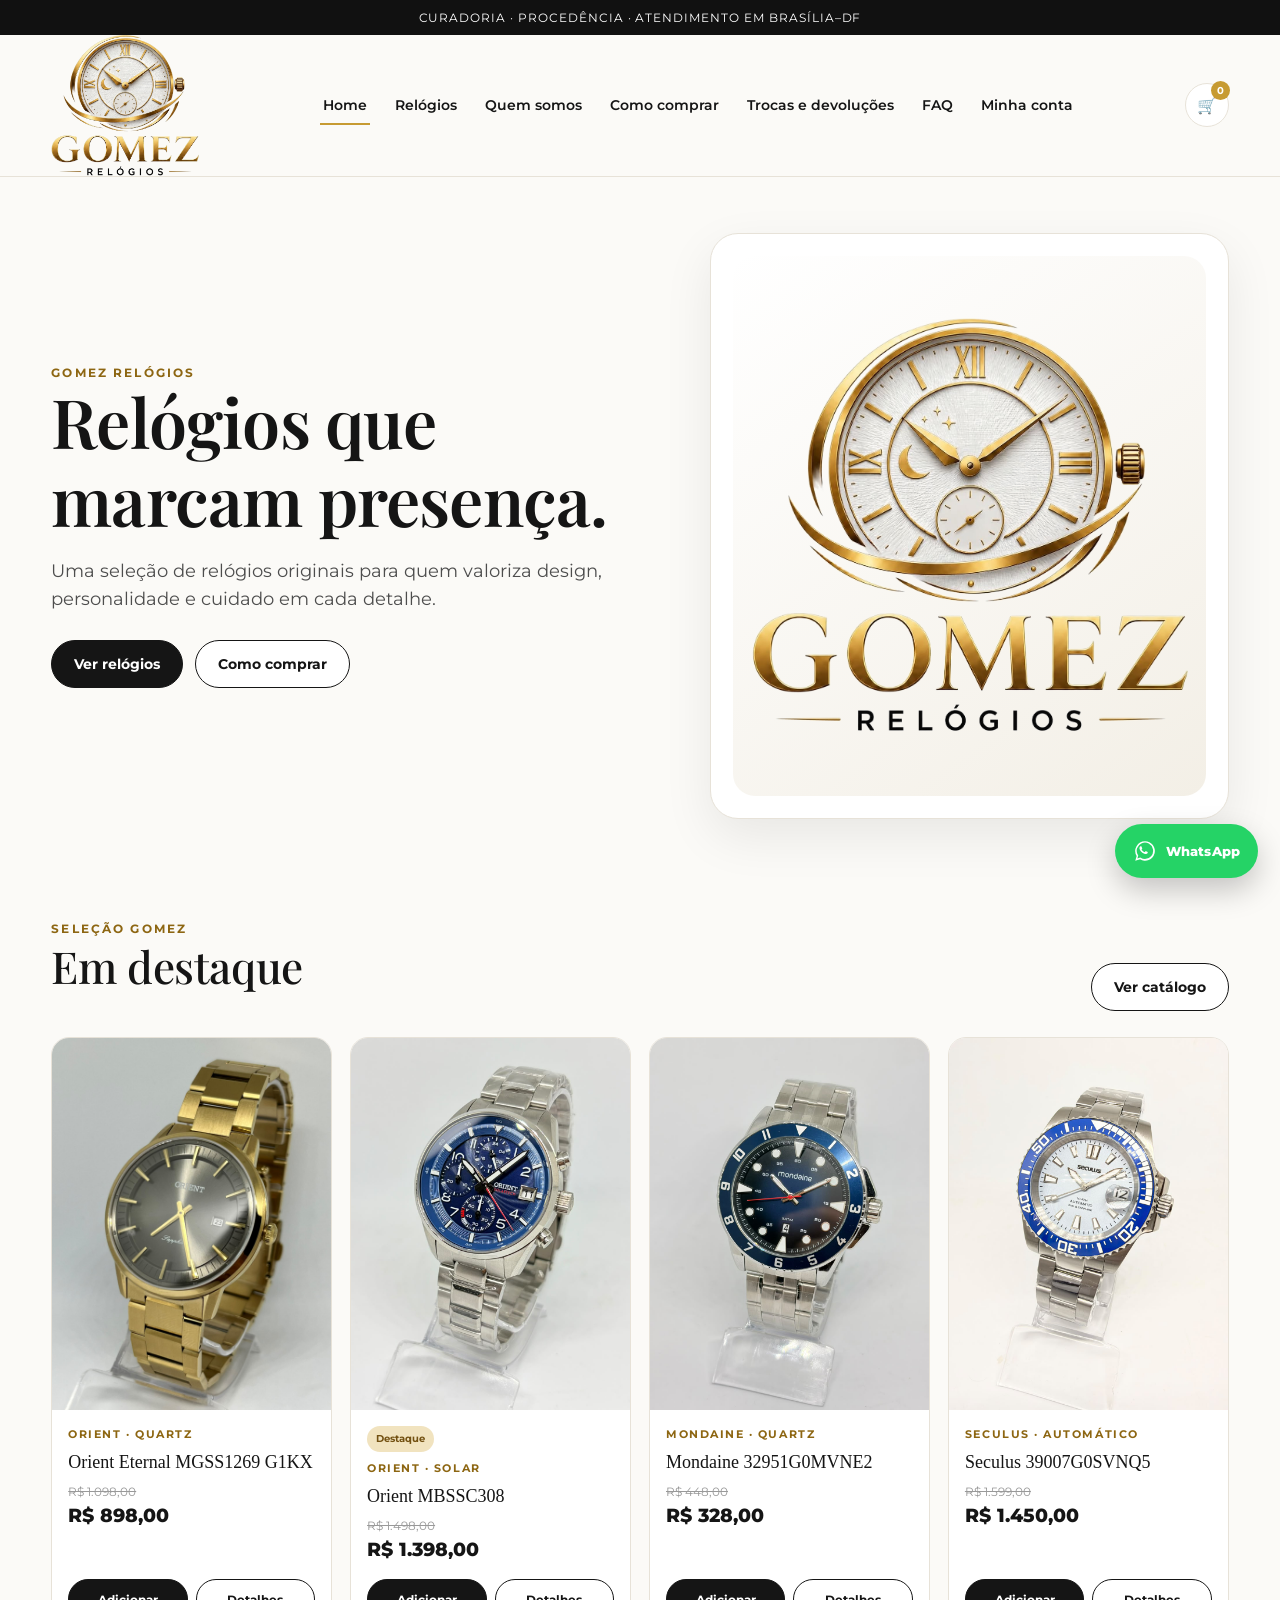
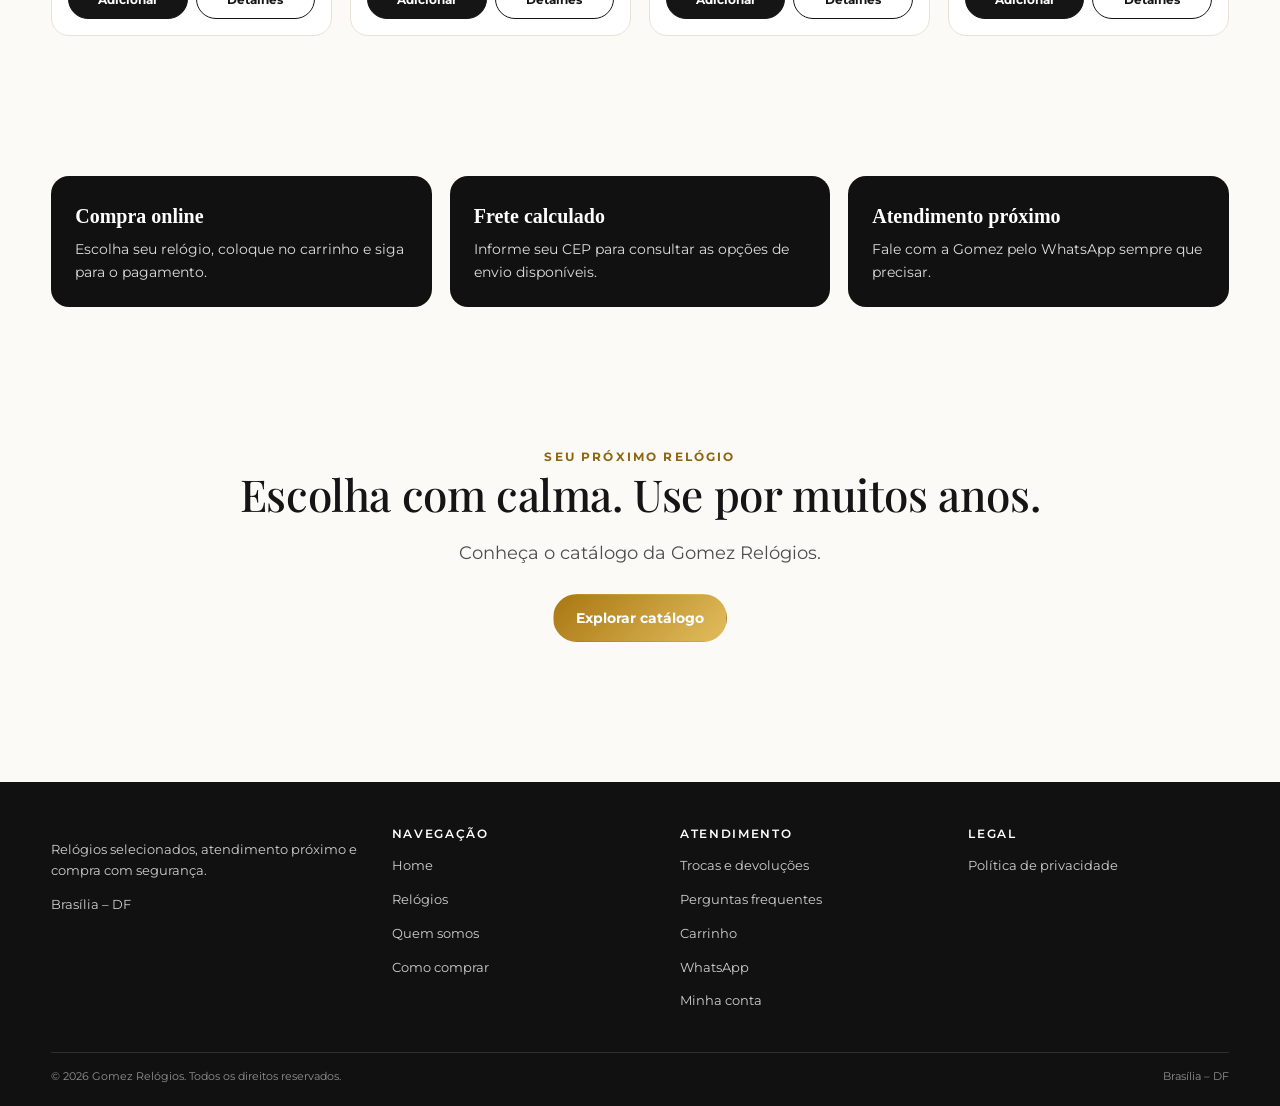
<file: index.html>
<!DOCTYPE html>
<html lang="pt-BR"><head><meta charset="utf-8"/><meta content="width=device-width,initial-scale=1" name="viewport"/><meta content="#151515" name="theme-color"/><title>Gomez Relógios | Relógios selecionados</title><meta content="Gomez Relógios — relógios selecionados, compra online e atendimento em Brasília-DF." name="description"/><link href="assets/logo-gomez.png" rel="icon"/><link href="css/style.css" rel="stylesheet"/><script defer="" src="data.js"></script><script defer="" src="js/app.js"></script><script defer="" src="js/catalog.js"></script></head><body>
<div class="topbar">CURADORIA · PROCEDÊNCIA · ATENDIMENTO EM BRASÍLIA–DF</div><header class="header"><div class="container header-inner"><a class="brand" href="index.html"><img alt="Gomez Relógios" src="assets/logo-gomez.png"/></a><nav class="nav"><a href="index.html">Home</a><a href="produtos.html">Relógios</a><a href="quem-somos.html">Quem somos</a><a href="como-comprar.html">Como comprar</a><a href="trocas-e-devolucoes.html">Trocas e devoluções</a><a href="perguntas-frequentes.html">FAQ</a></nav><div class="header-actions"><button class="icon-btn mobile-menu" data-mobile-menu="">☰</button><a class="icon-btn" href="carrinho.html">🛒<span class="cart-count" data-cart-count="">0</span></a></div></div></header>
<main>
<section class="hero"><div class="container hero-grid"><div><div class="eyebrow">Gomez Relógios</div><h1>Relógios que marcam presença.</h1><p class="lead">Uma seleção de relógios originais para quem valoriza design, personalidade e cuidado em cada detalhe.</p><div class="btns"><a class="btn btn-primary" href="produtos.html">Ver relógios</a><a class="btn btn-ghost" href="como-comprar.html">Como comprar</a></div></div><div class="hero-card"><div class="hero-card-inner"><img alt="Logo Gomez Relógios" src="assets/logo-gomez.png"/></div></div></div></section>
<section class="section"><div class="container"><div class="section-head"><div><div class="eyebrow">Seleção Gomez</div><h2>Em destaque</h2></div><a class="btn btn-ghost" href="produtos.html">Ver catálogo</a></div><div class="grid product-grid" data-limit="4" data-products=""></div></div></section>
<section class="section"><div class="container"><div class="grid features"><div class="feature"><strong>Compra online</strong><p>Escolha seu relógio, coloque no carrinho e siga para o pagamento.</p></div><div class="feature"><strong>Frete calculado</strong><p>Informe seu CEP para consultar as opções de envio disponíveis.</p></div><div class="feature"><strong>Atendimento próximo</strong><p>Fale com a Gomez pelo WhatsApp sempre que precisar.</p></div></div></div></section>
<section class="section"><div class="container" style="text-align:center"><div class="eyebrow">Seu próximo relógio</div><h2>Escolha com calma. Use por muitos anos.</h2><p class="lead" style="margin:0 auto">Conheça o catálogo da Gomez Relógios.</p><div class="btns" style="justify-content:center"><a class="btn btn-gold" href="produtos.html">Explorar catálogo</a></div></div></section>
</main>

<footer>
<div class="container">
<div class="footer-grid">
<div>
<p>Relógios selecionados, atendimento próximo e compra com segurança.</p>
<p>Brasília – DF</p>
</div>
<div>
<h4>Navegação</h4>
<p><a href="index.html">Home</a></p>
<p><a href="produtos.html">Relógios</a></p>
<p><a href="quem-somos.html">Quem somos</a></p>
<p><a href="como-comprar.html">Como comprar</a></p>
</div>
<div>
<h4>Atendimento</h4>
<p><a href="trocas-e-devolucoes.html">Trocas e devoluções</a></p>
<p><a href="perguntas-frequentes.html">Perguntas frequentes</a></p>
<p><a href="carrinho.html">Carrinho</a></p>
<p><a id="footerWhatsapp" rel="noopener" target="_blank">WhatsApp</a></p>
</div>
<div>
<h4>Legal</h4>
<p><a href="politica-de-privacidade.html">Política de privacidade</a></p>
</div>
</div>
<div class="footer-bottom">
<span>© <span data-year=""></span> Gomez Relógios. Todos os direitos reservados.</span>
<span>Brasília – DF</span>
</div>
</div>
</footer><script>
document.addEventListener('DOMContentLoaded',()=>{
  const a=document.querySelector('#footerWhatsapp');
  if(a && window.Gomez) a.href=Gomez.whatsappUrl('Olá, Gomez Relógios! Quero saber mais sobre os relógios.');
});
</script></body></html>
</file>
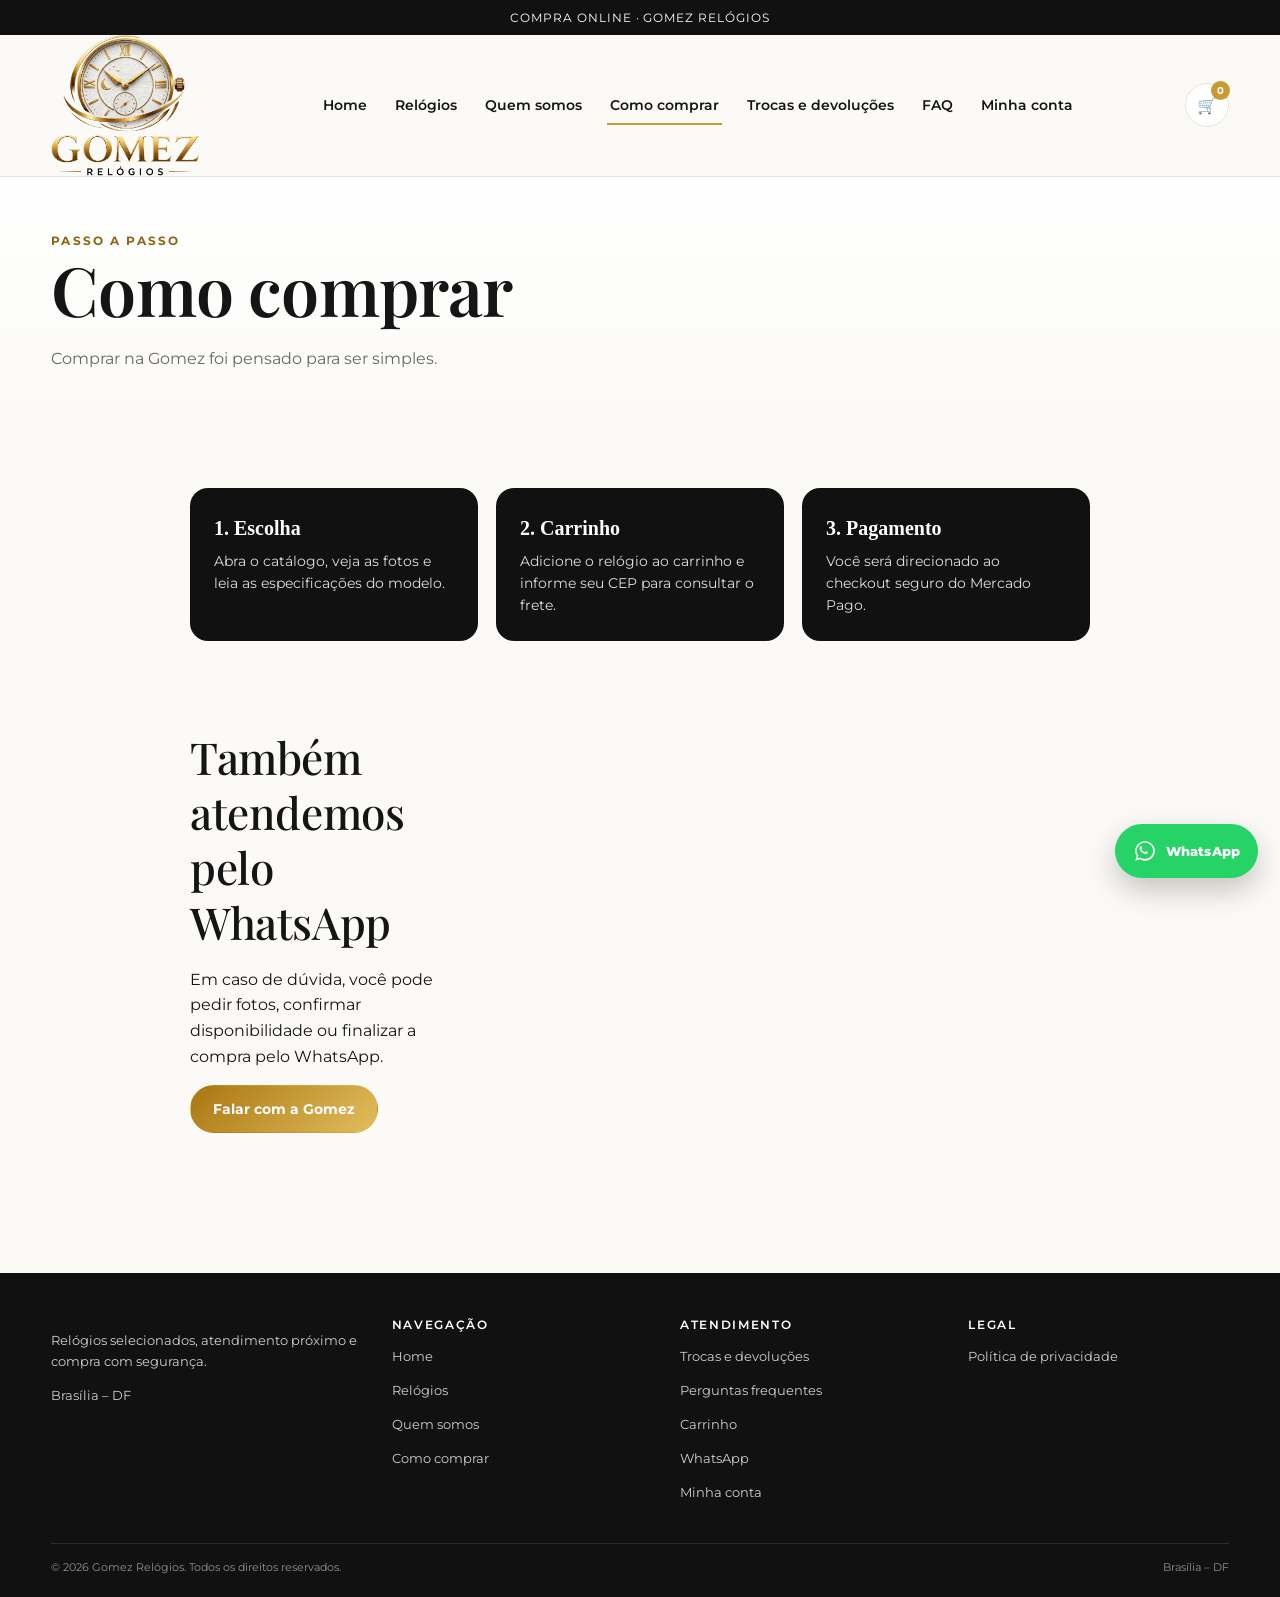
<file: como-comprar.html>
<!DOCTYPE html>
<html lang="pt-BR"><head><meta charset="utf-8"/><meta content="width=device-width,initial-scale=1" name="viewport"/><meta content="#151515" name="theme-color"/><title>Como comprar | Gomez Relógios</title><meta content="Veja como comprar na Gomez Relógios." name="description"/><link href="assets/logo-gomez.png" rel="icon"/><link href="css/style.css" rel="stylesheet"/><script defer="" src="data.js"></script><script defer="" src="js/app.js"></script></head><body>
<div class="topbar">COMPRA ONLINE · GOMEZ RELÓGIOS</div><header class="header"><div class="container header-inner"><a class="brand" href="index.html"><img alt="Gomez Relógios" src="assets/logo-gomez.png"/></a><nav class="nav"><a href="index.html">Home</a><a href="produtos.html">Relógios</a><a href="quem-somos.html">Quem somos</a><a href="como-comprar.html">Como comprar</a><a href="trocas-e-devolucoes.html">Trocas e devoluções</a><a href="perguntas-frequentes.html">FAQ</a></nav><div class="header-actions"><button class="icon-btn mobile-menu" data-mobile-menu="">☰</button><a class="icon-btn" href="carrinho.html">🛒<span class="cart-count" data-cart-count="">0</span></a></div></div></header>
<main><section class="page-hero"><div class="container"><div class="eyebrow">Passo a passo</div><h1>Como comprar</h1><p>Comprar na Gomez foi pensado para ser simples.</p></div></section><section class="section"><div class="container" style="max-width:900px"><div class="grid features"><div class="feature"><strong>1. Escolha</strong><p>Abra o catálogo, veja as fotos e leia as especificações do modelo.</p></div><div class="feature"><strong>2. Carrinho</strong><p>Adicione o relógio ao carrinho e informe seu CEP para consultar o frete.</p></div><div class="feature"><strong>3. Pagamento</strong><p>Você será direcionado ao checkout seguro do Mercado Pago.</p></div><div class="section" style="padding-bottom:0"><h2>Também atendemos pelo WhatsApp</h2><p>Em caso de dúvida, você pode pedir fotos, confirmar disponibilidade ou finalizar a compra pelo WhatsApp.</p><a class="btn btn-gold" id="buyWhatsapp" rel="noopener" target="_blank">Falar com a Gomez</a></div></div></section></main>
<script>document.addEventListener('DOMContentLoaded',()=>document.querySelector('#buyWhatsapp').href=Gomez.whatsappUrl('Olá, Gomez Relógios! Quero saber como comprar.'));</script><footer>
<div class="container">
<div class="footer-grid">
<div>
<p>Relógios selecionados, atendimento próximo e compra com segurança.</p>
<p>Brasília – DF</p>
</div>
<div>
<h4>Navegação</h4>
<p><a href="index.html">Home</a></p>
<p><a href="produtos.html">Relógios</a></p>
<p><a href="quem-somos.html">Quem somos</a></p>
<p><a href="como-comprar.html">Como comprar</a></p>
</div>
<div>
<h4>Atendimento</h4>
<p><a href="trocas-e-devolucoes.html">Trocas e devoluções</a></p>
<p><a href="perguntas-frequentes.html">Perguntas frequentes</a></p>
<p><a href="carrinho.html">Carrinho</a></p>
<p><a id="footerWhatsapp" rel="noopener" target="_blank">WhatsApp</a></p>
</div>
<div>
<h4>Legal</h4>
<p><a href="politica-de-privacidade.html">Política de privacidade</a></p>
</div>
</div>
<div class="footer-bottom">
<span>© <span data-year=""></span> Gomez Relógios. Todos os direitos reservados.</span>
<span>Brasília – DF</span>
</div>
</div>
</footer><script>
document.addEventListener('DOMContentLoaded',()=>{
  const a=document.querySelector('#footerWhatsapp');
  if(a && window.Gomez) a.href=Gomez.whatsappUrl('Olá, Gomez Relógios! Quero saber mais sobre os relógios.');
});
</script></body></html>
</file>
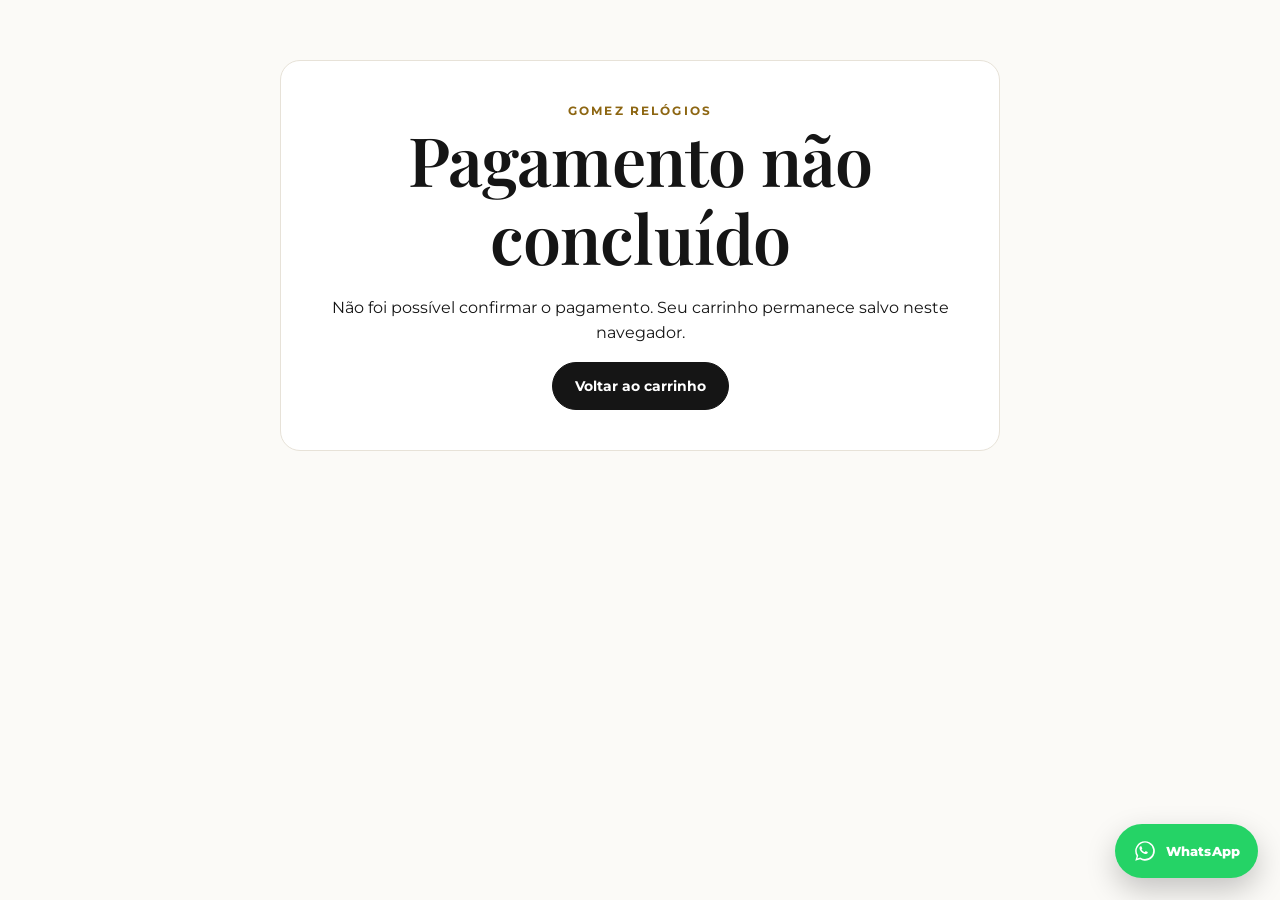
<file: falha.html>
<!doctype html><html lang="pt-BR"><head><meta charset="utf-8"><meta name="viewport" content="width=device-width,initial-scale=1"><title>Pagamento não concluído | Gomez Relógios</title><link rel="icon" href="assets/logo-gomez.png"><link rel="stylesheet" href="css/style.css"><script src="data.js" defer></script><script src="js/app.js" defer></script></head><body><main><div class="container"><div class="status-card"><div class="eyebrow">Gomez Relógios</div><h1>Pagamento não concluído</h1><p>Não foi possível confirmar o pagamento. Seu carrinho permanece salvo neste navegador.</p><a class="btn btn-primary" href="carrinho.html">Voltar ao carrinho</a></div></div></main></body></html>
</file>
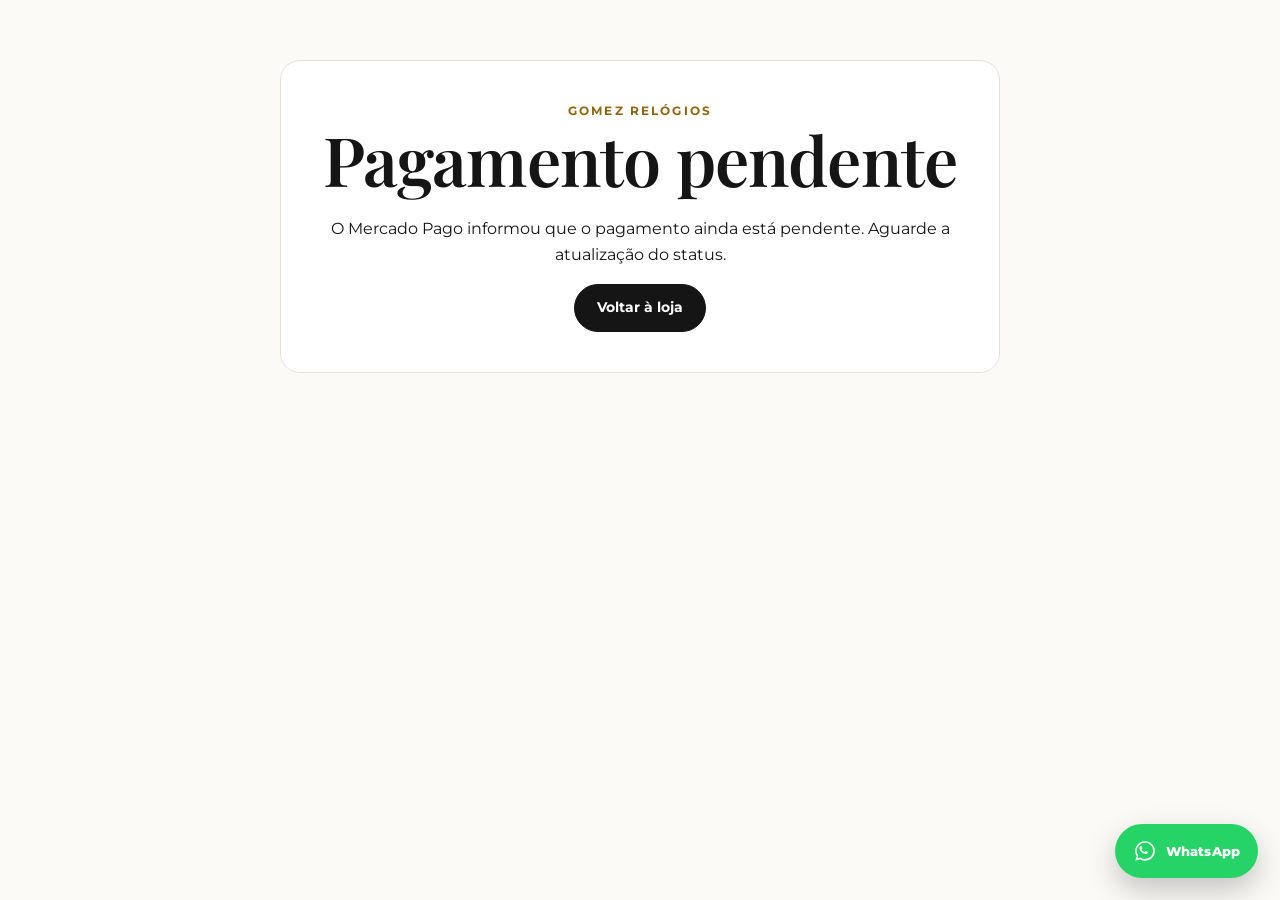
<file: pendente.html>
<!doctype html><html lang="pt-BR"><head><meta charset="utf-8"><meta name="viewport" content="width=device-width,initial-scale=1"><title>Pagamento pendente | Gomez Relógios</title><link rel="icon" href="assets/logo-gomez.png"><link rel="stylesheet" href="css/style.css"><script src="data.js" defer></script><script src="js/app.js" defer></script></head><body><main><div class="container"><div class="status-card"><div class="eyebrow">Gomez Relógios</div><h1>Pagamento pendente</h1><p>O Mercado Pago informou que o pagamento ainda está pendente. Aguarde a atualização do status.</p><a class="btn btn-primary" href="index.html">Voltar à loja</a></div></div></main></body></html>
</file>
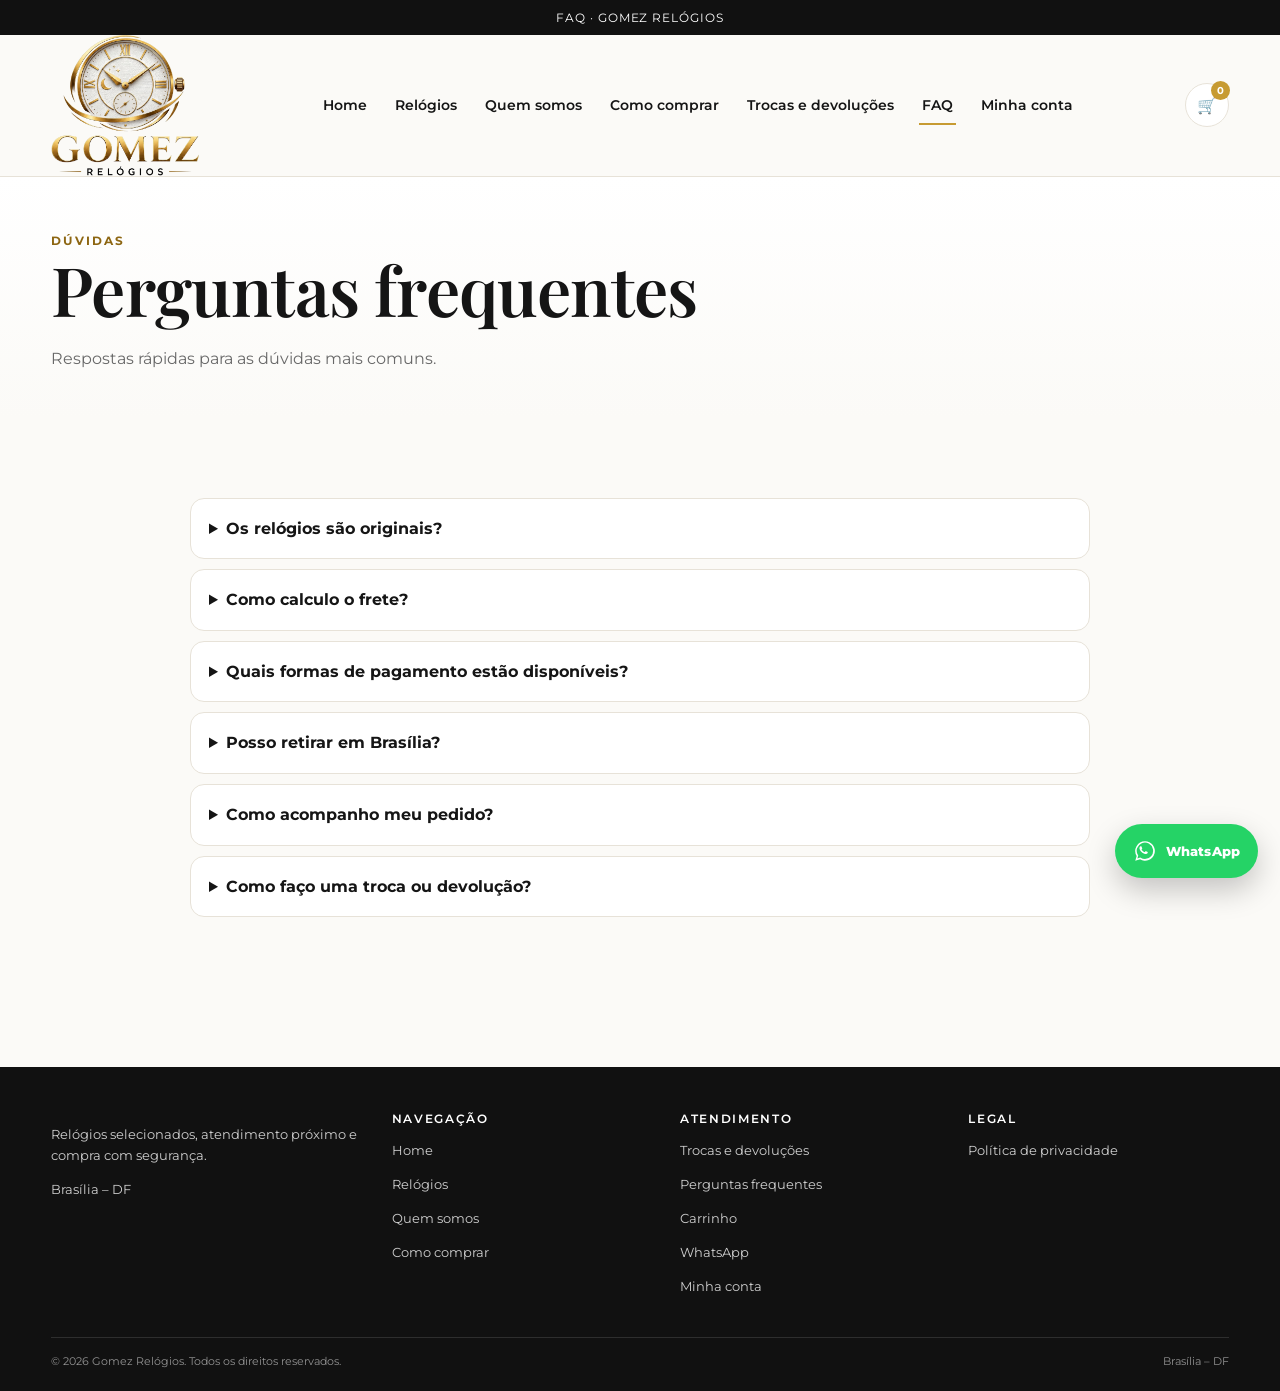
<file: perguntas-frequentes.html>
<!DOCTYPE html>
<html lang="pt-BR"><head><meta charset="utf-8"/><meta content="width=device-width,initial-scale=1" name="viewport"/><meta content="#151515" name="theme-color"/><title>Perguntas frequentes | Gomez Relógios</title><meta content="Perguntas frequentes da Gomez Relógios." name="description"/><link href="assets/logo-gomez.png" rel="icon"/><link href="css/style.css" rel="stylesheet"/><script defer="" src="data.js"></script><script defer="" src="js/app.js"></script></head><body>
<div class="topbar">FAQ · GOMEZ RELÓGIOS</div><header class="header"><div class="container header-inner"><a class="brand" href="index.html"><img alt="Gomez Relógios" src="assets/logo-gomez.png"/></a><nav class="nav"><a href="index.html">Home</a><a href="produtos.html">Relógios</a><a href="quem-somos.html">Quem somos</a><a href="como-comprar.html">Como comprar</a><a href="trocas-e-devolucoes.html">Trocas e devoluções</a><a href="perguntas-frequentes.html">FAQ</a></nav><div class="header-actions"><button class="icon-btn mobile-menu" data-mobile-menu="">☰</button><a class="icon-btn" href="carrinho.html">🛒<span class="cart-count" data-cart-count="">0</span></a></div></div></header>
<main><section class="page-hero"><div class="container"><div class="eyebrow">Dúvidas</div><h1>Perguntas frequentes</h1><p>Respostas rápidas para as dúvidas mais comuns.</p></div></section><section class="section"><div class="container" style="max-width:900px"><details class="faq"><summary>Os relógios são originais?</summary><p>Todos os relógios anunciados são originais, incluindo a garantia do fabricante.</p></details><details class="faq"><summary>Como calculo o frete?</summary><p>Abra o produto ou o carrinho, informe o CEP e clique em “Calcular”. A integração consultará as opções habilitadas na conta de logística.</p></details><details class="faq"><summary>Quais formas de pagamento estão disponíveis?</summary><p>O pagamento online será processado de forma segura pelo Mercado Pago. Consulte também as opções oferecidas diretamente pela Gomez.</p></details><details class="faq"><summary>Posso retirar em Brasília?</summary><p>As opções de retirada ou entrega local devem ser confirmadas com a Gomez pelo WhatsApp. Priorizamos a entrega pessoalmente ao cliente em Brasília e cidades satélites, garantindo maior comodidade.</p></details><details class="faq"><summary>Como acompanho meu pedido?</summary><p>Depois da compra, a Gomez deverá enviar as informações de acompanhamento de acordo com a modalidade de envio escolhida.</p></details><details class="faq"><summary>Como faço uma troca ou devolução?</summary><p>Consulte a página “Trocas e devoluções” e entre em contato dentro do prazo aplicável ao seu pedido.</p></details></div></section></main>
<footer>
<div class="container">
<div class="footer-grid">
<div>
<p>Relógios selecionados, atendimento próximo e compra com segurança.</p>
<p>Brasília – DF</p>
</div>
<div>
<h4>Navegação</h4>
<p><a href="index.html">Home</a></p>
<p><a href="produtos.html">Relógios</a></p>
<p><a href="quem-somos.html">Quem somos</a></p>
<p><a href="como-comprar.html">Como comprar</a></p>
</div>
<div>
<h4>Atendimento</h4>
<p><a href="trocas-e-devolucoes.html">Trocas e devoluções</a></p>
<p><a href="perguntas-frequentes.html">Perguntas frequentes</a></p>
<p><a href="carrinho.html">Carrinho</a></p>
<p><a id="footerWhatsapp" rel="noopener" target="_blank">WhatsApp</a></p>
</div>
<div>
<h4>Legal</h4>
<p><a href="politica-de-privacidade.html">Política de privacidade</a></p>
</div>
</div>
<div class="footer-bottom">
<span>© <span data-year=""></span> Gomez Relógios. Todos os direitos reservados.</span>
<span>Brasília – DF</span>
</div>
</div>
</footer><script>
document.addEventListener('DOMContentLoaded',()=>{
  const a=document.querySelector('#footerWhatsapp');
  if(a && window.Gomez) a.href=Gomez.whatsappUrl('Olá, Gomez Relógios! Quero saber mais sobre os relógios.');
});
</script></body></html>
</file>
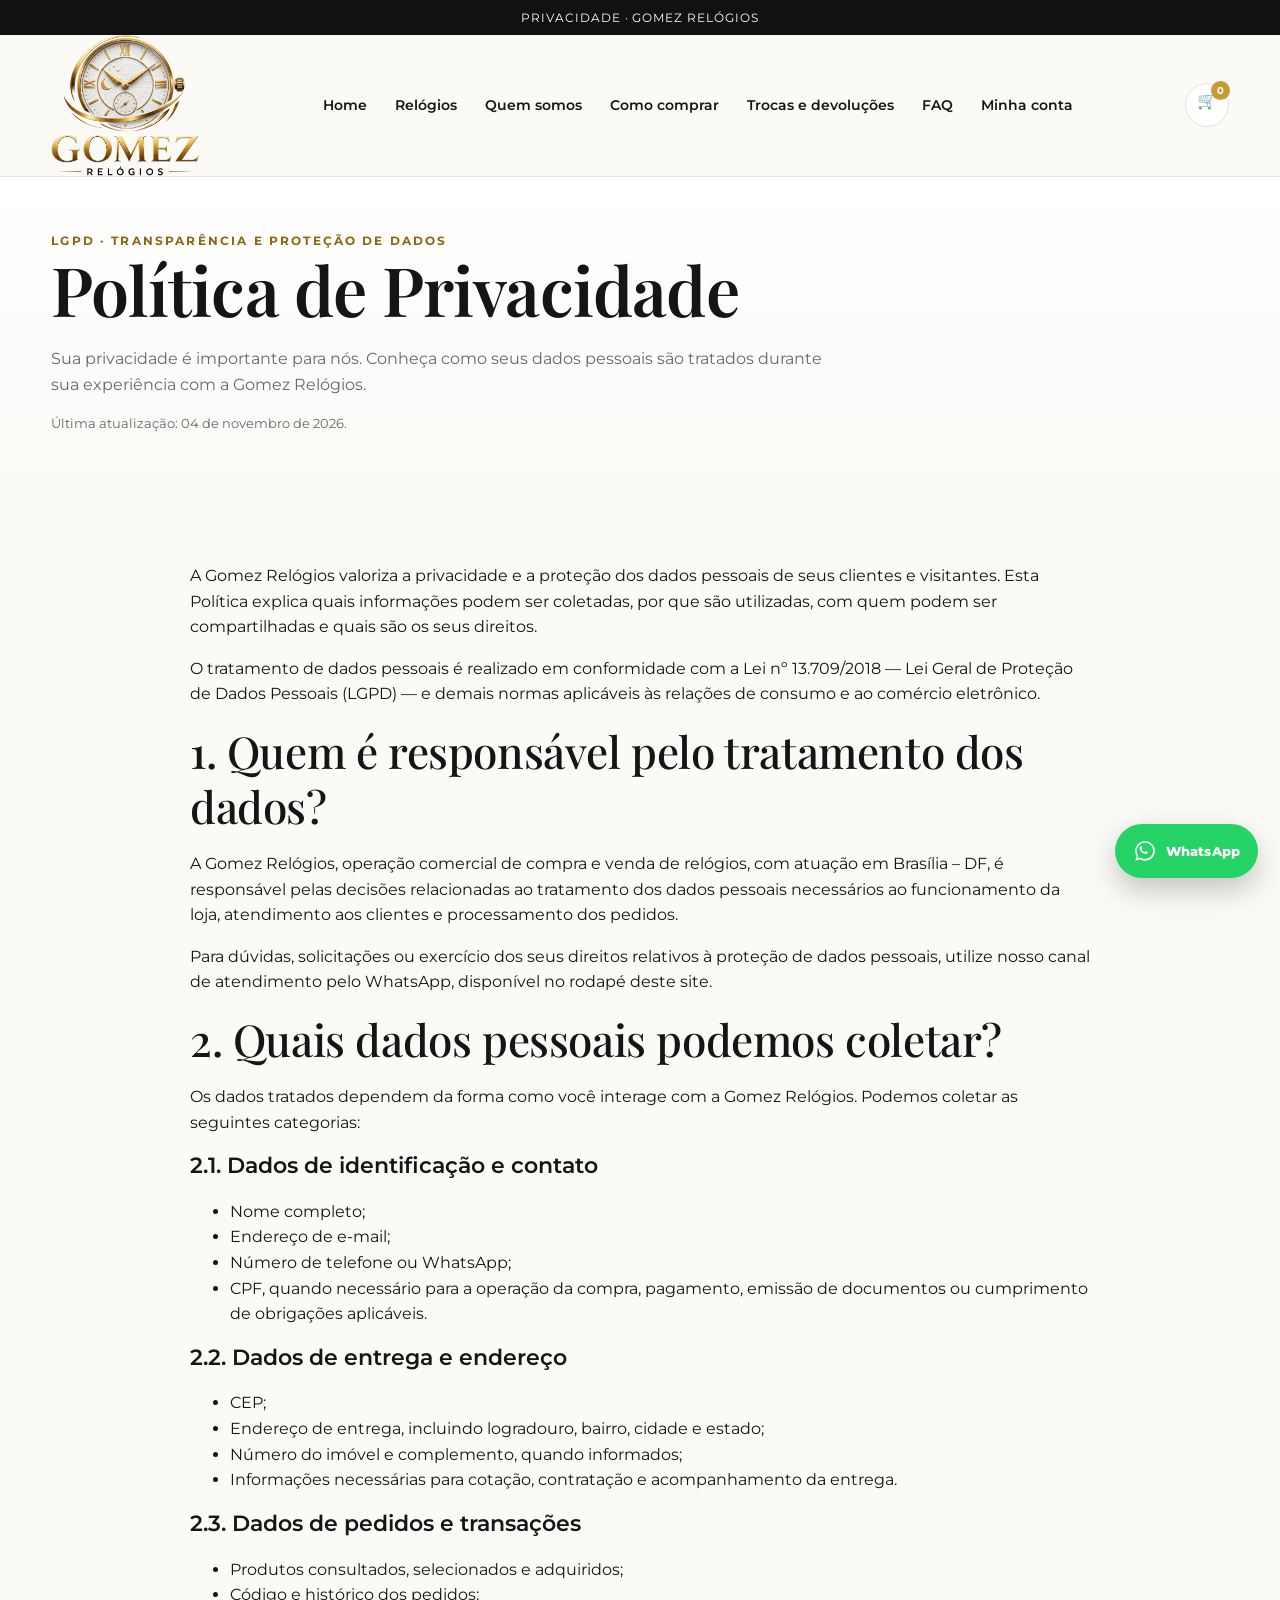
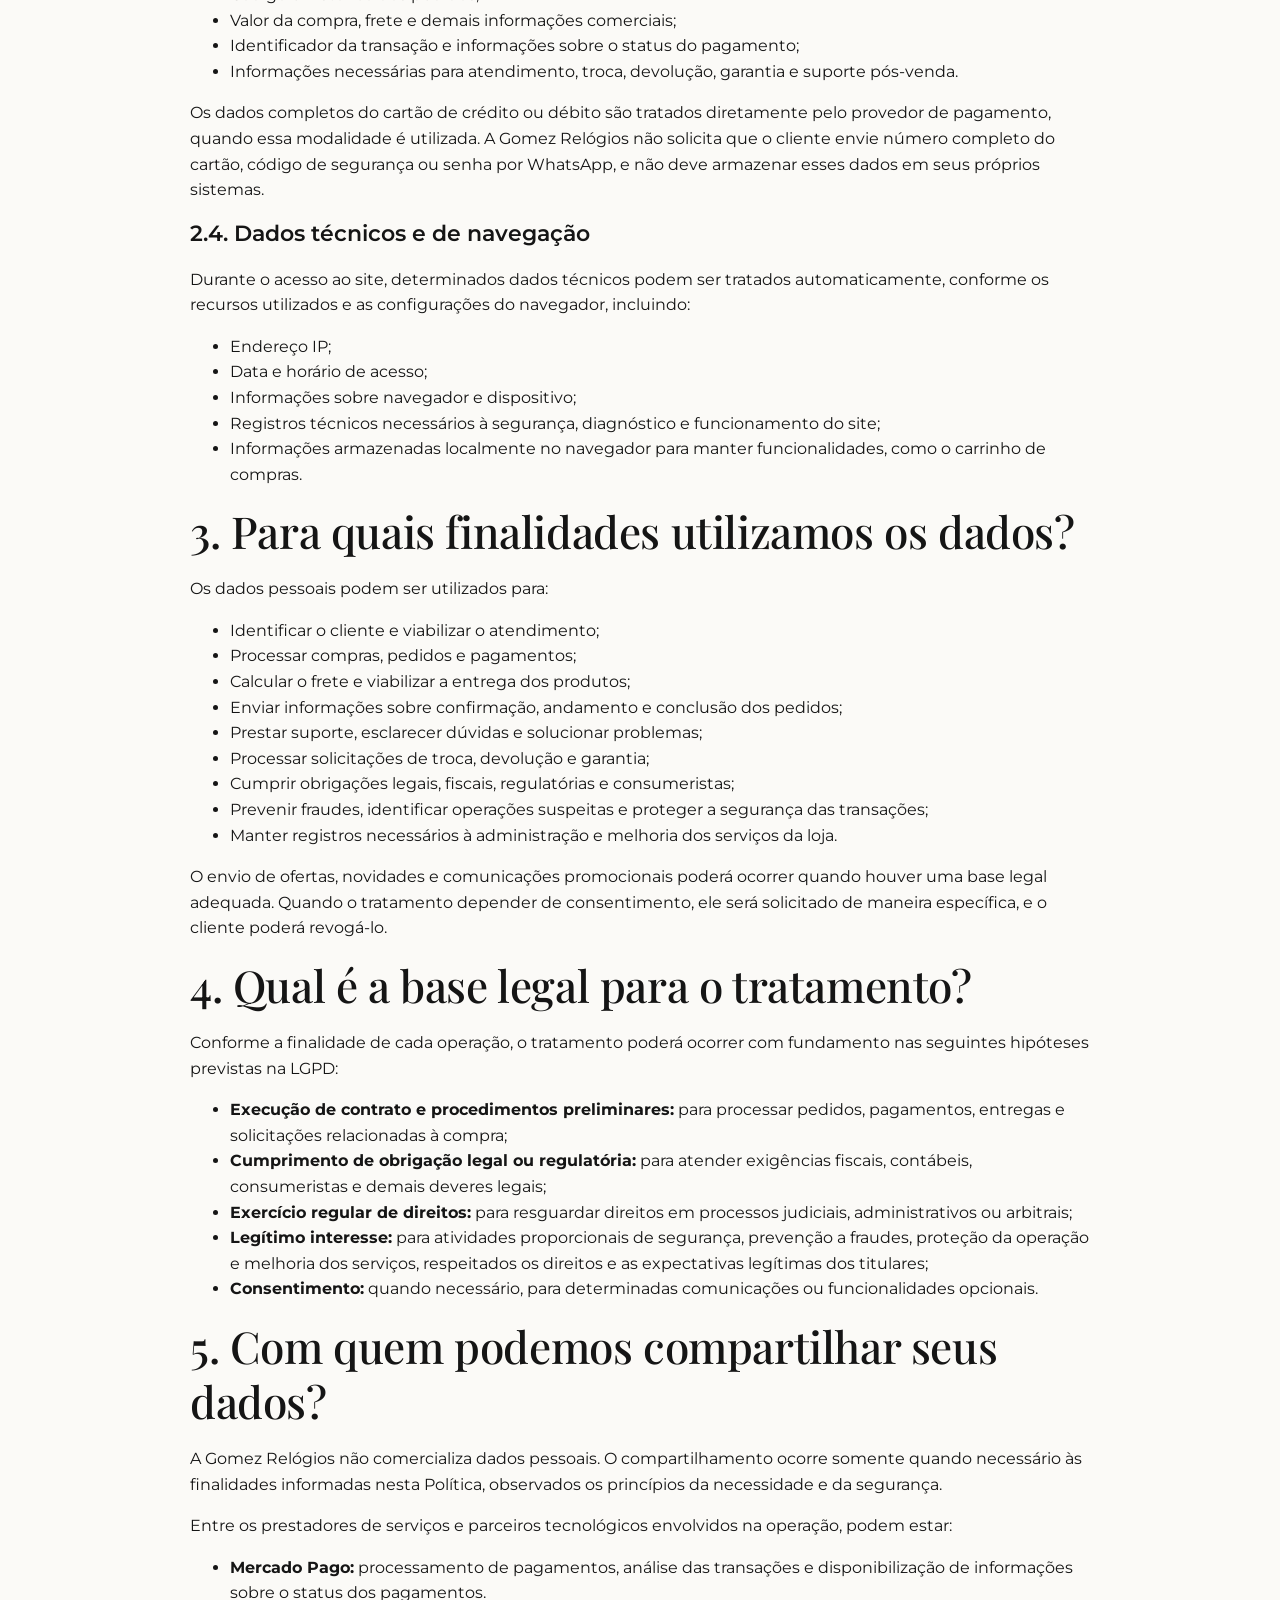
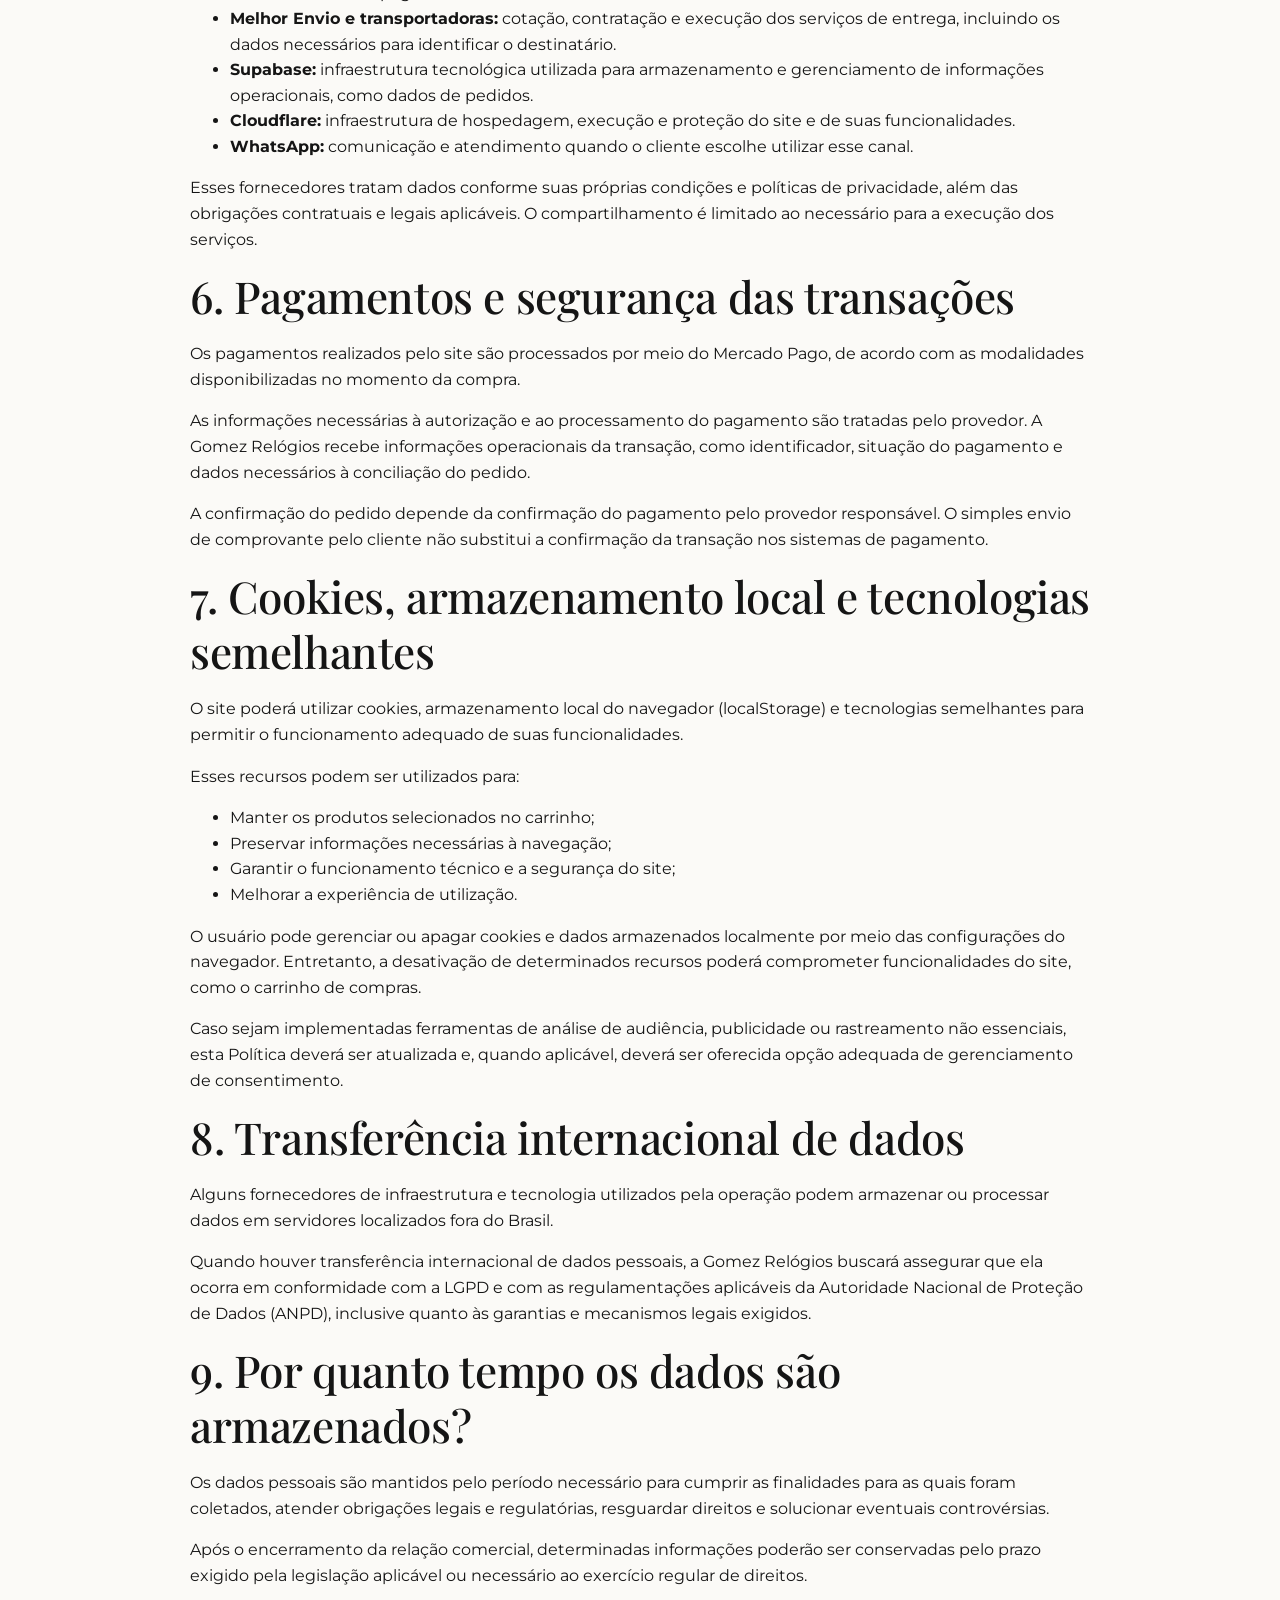
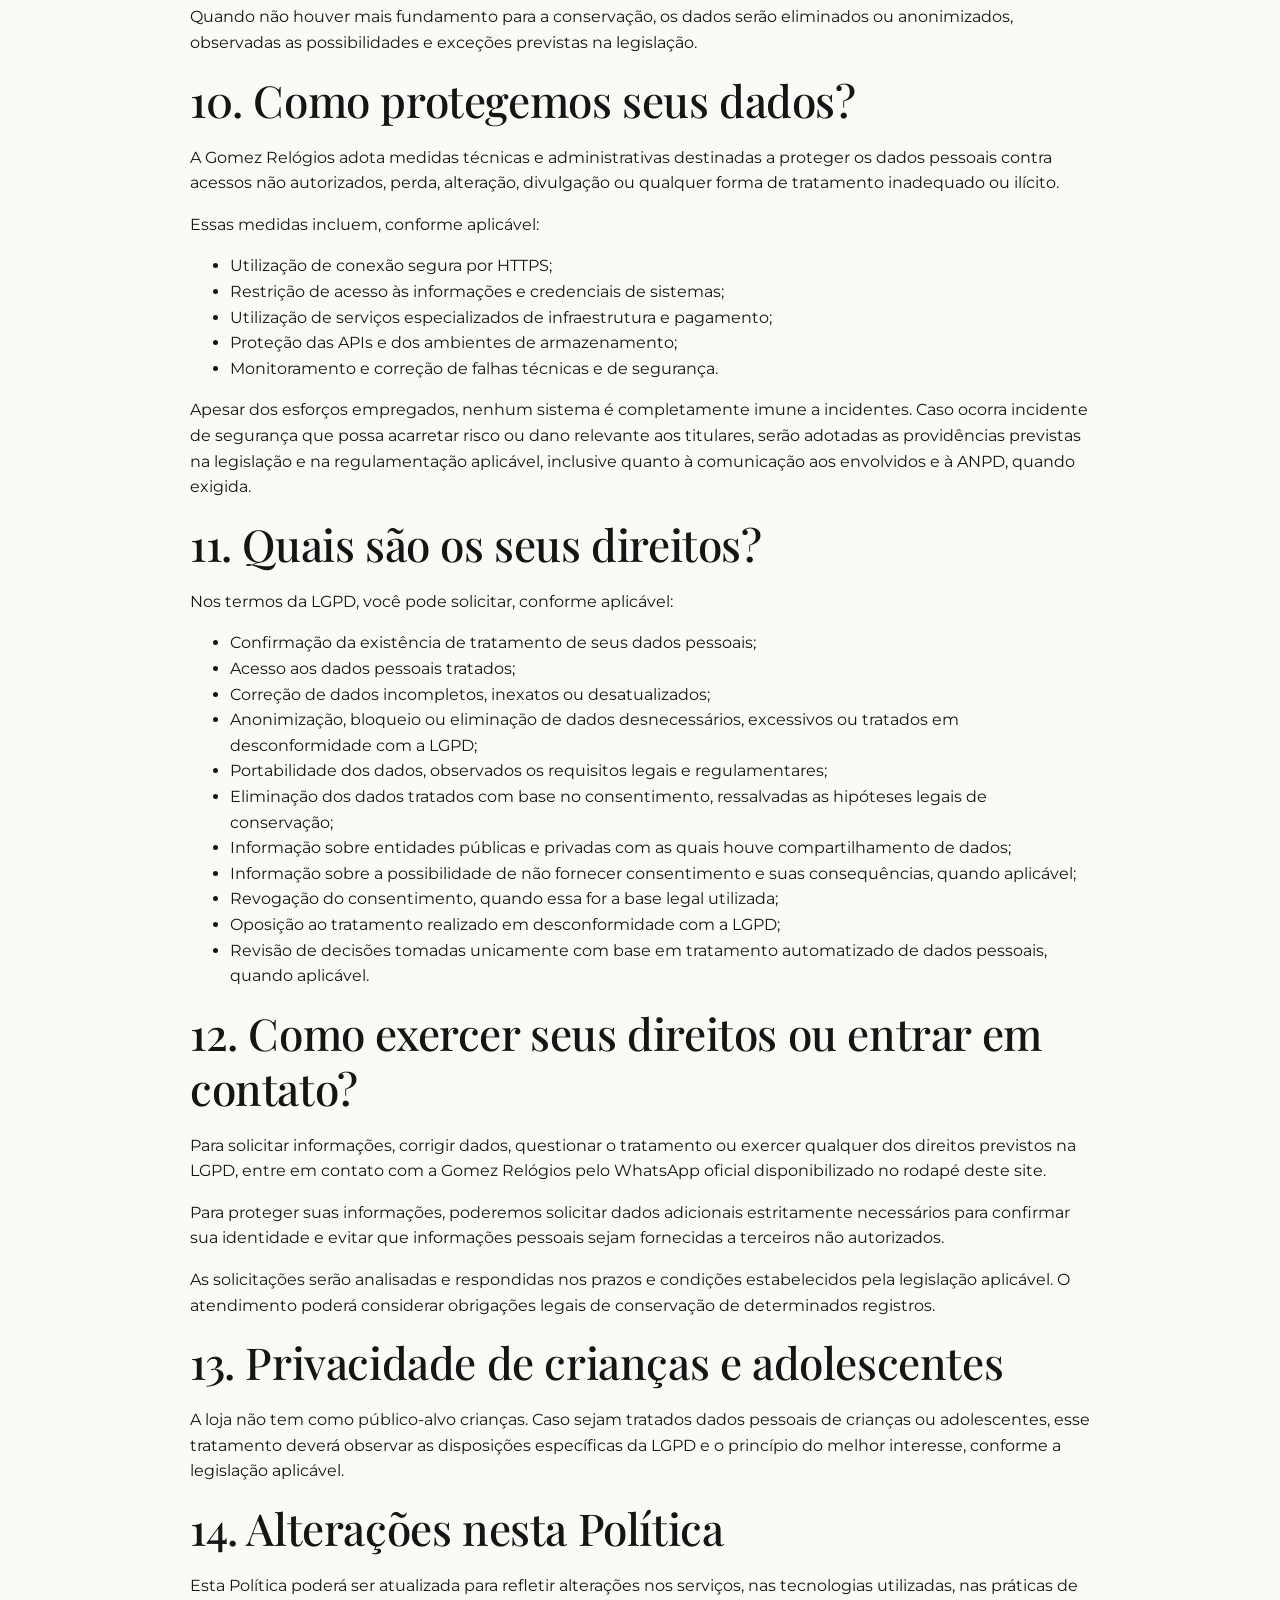
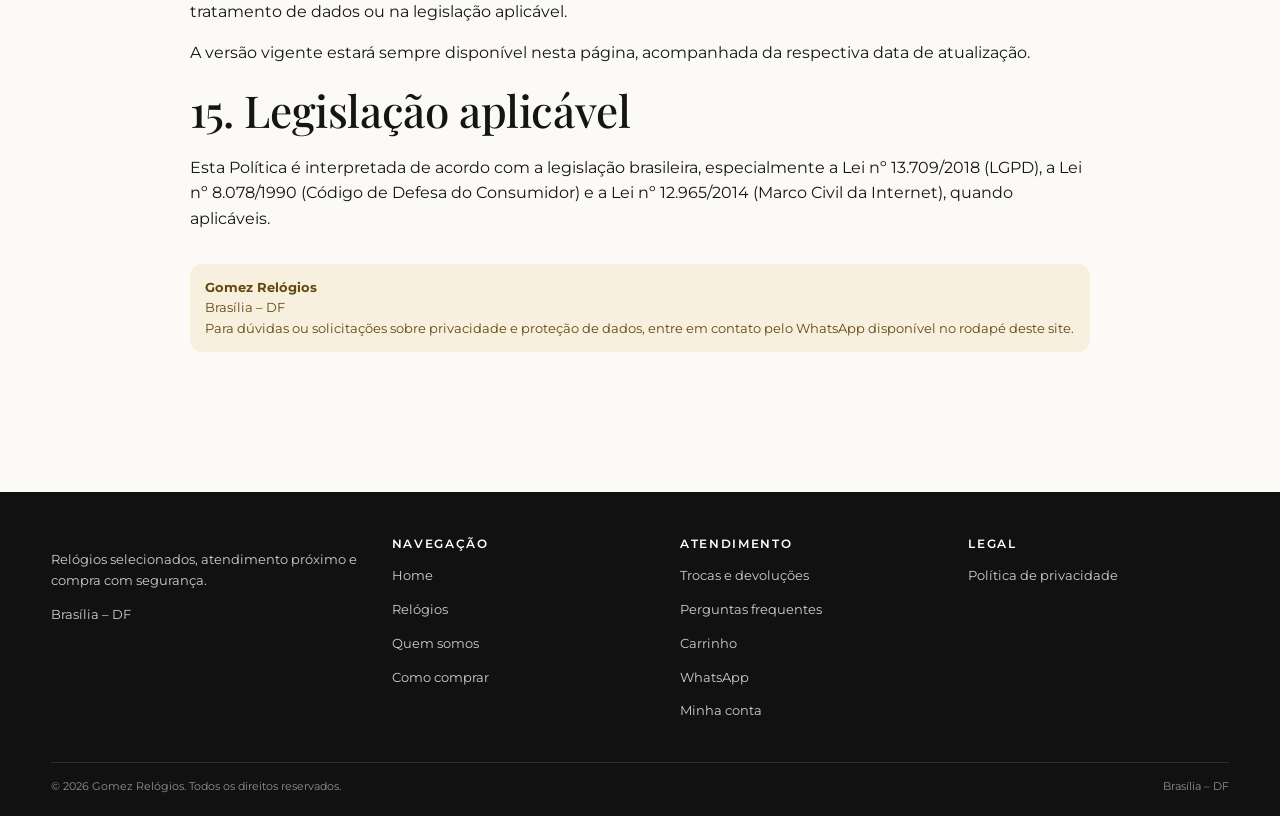
<file: politica-de-privacidade.html>
<!DOCTYPE html>
<html lang="pt-BR">
<head>
  <meta charset="utf-8"/>
  <meta name="viewport" content="width=device-width,initial-scale=1"/>
  <meta name="theme-color" content="#151515"/>
  <title>Política de Privacidade | Gomez Relógios</title>
  <meta name="description" content="Saiba como a Gomez Relógios coleta, utiliza, armazena e protege seus dados pessoais, em conformidade com a LGPD."/>
  <link rel="icon" href="assets/logo-gomez.png"/>
  <link rel="stylesheet" href="css/style.css"/>
  <script defer src="data.js"></script>
  <script defer src="js/app.js"></script>
</head>

<body>

<div class="topbar">PRIVACIDADE · GOMEZ RELÓGIOS</div>

<header class="header">
  <div class="container header-inner">
    <a class="brand" href="index.html">
      <img alt="Gomez Relógios" src="assets/logo-gomez.png"/>
    </a>

    <nav class="nav">
      <a href="index.html">Home</a>
      <a href="produtos.html">Relógios</a>
      <a href="quem-somos.html">Quem somos</a>
      <a href="como-comprar.html">Como comprar</a>
      <a href="trocas-e-devolucoes.html">Trocas e devoluções</a>
      <a href="perguntas-frequentes.html">FAQ</a>
    </nav>

    <div class="header-actions">
      <button class="icon-btn mobile-menu" data-mobile-menu="">☰</button>
      <a class="icon-btn" href="carrinho.html">
        🛒<span class="cart-count" data-cart-count="">0</span>
      </a>
    </div>
  </div>
</header>

<main>

  <section class="page-hero">
    <div class="container">
      <div class="eyebrow">LGPD · TRANSPARÊNCIA E PROTEÇÃO DE DADOS</div>
      <h1>Política de Privacidade</h1>
      <p>
        Sua privacidade é importante para nós. Conheça como seus dados
        pessoais são tratados durante sua experiência com a Gomez Relógios.
      </p>
      <p style="font-size:13px;margin-top:12px">
        Última atualização: 04 de novembro de 2026.
      </p>
    </div>
  </section>

  <section class="section">
    <div class="container" style="max-width:900px">

      <p>
        A Gomez Relógios valoriza a privacidade e a proteção dos dados
        pessoais de seus clientes e visitantes. Esta Política explica
        quais informações podem ser coletadas, por que são utilizadas,
        com quem podem ser compartilhadas e quais são os seus direitos.
      </p>

      <p>
        O tratamento de dados pessoais é realizado em conformidade com
        a Lei nº 13.709/2018 — Lei Geral de Proteção de Dados Pessoais
        (LGPD) — e demais normas aplicáveis às relações de consumo e ao
        comércio eletrônico.
      </p>

      <h2>1. Quem é responsável pelo tratamento dos dados?</h2>

      <p>
        A Gomez Relógios, operação comercial de compra e venda de relógios,
        com atuação em Brasília – DF, é responsável pelas decisões
        relacionadas ao tratamento dos dados pessoais necessários ao
        funcionamento da loja, atendimento aos clientes e processamento
        dos pedidos.
      </p>

      <p>
        Para dúvidas, solicitações ou exercício dos seus direitos relativos
        à proteção de dados pessoais, utilize nosso canal de atendimento
        pelo WhatsApp, disponível no rodapé deste site.
      </p>

      <h2>2. Quais dados pessoais podemos coletar?</h2>

      <p>
        Os dados tratados dependem da forma como você interage com a
        Gomez Relógios. Podemos coletar as seguintes categorias:
      </p>

      <h3>2.1. Dados de identificação e contato</h3>
      <ul>
        <li>Nome completo;</li>
        <li>Endereço de e-mail;</li>
        <li>Número de telefone ou WhatsApp;</li>
        <li>CPF, quando necessário para a operação da compra, pagamento,
        emissão de documentos ou cumprimento de obrigações aplicáveis.</li>
      </ul>

      <h3>2.2. Dados de entrega e endereço</h3>
      <ul>
        <li>CEP;</li>
        <li>Endereço de entrega, incluindo logradouro, bairro, cidade e estado;</li>
        <li>Número do imóvel e complemento, quando informados;</li>
        <li>Informações necessárias para cotação, contratação e acompanhamento
        da entrega.</li>
      </ul>

      <h3>2.3. Dados de pedidos e transações</h3>
      <ul>
        <li>Produtos consultados, selecionados e adquiridos;</li>
        <li>Código e histórico dos pedidos;</li>
        <li>Valor da compra, frete e demais informações comerciais;</li>
        <li>Identificador da transação e informações sobre o status do pagamento;</li>
        <li>Informações necessárias para atendimento, troca, devolução,
        garantia e suporte pós-venda.</li>
      </ul>

      <p>
        Os dados completos do cartão de crédito ou débito são tratados
        diretamente pelo provedor de pagamento, quando essa modalidade
        é utilizada. A Gomez Relógios não solicita que o cliente envie
        número completo do cartão, código de segurança ou senha por
        WhatsApp, e não deve armazenar esses dados em seus próprios
        sistemas.
      </p>

      <h3>2.4. Dados técnicos e de navegação</h3>
      <p>
        Durante o acesso ao site, determinados dados técnicos podem ser
        tratados automaticamente, conforme os recursos utilizados e as
        configurações do navegador, incluindo:
      </p>
      <ul>
        <li>Endereço IP;</li>
        <li>Data e horário de acesso;</li>
        <li>Informações sobre navegador e dispositivo;</li>
        <li>Registros técnicos necessários à segurança, diagnóstico e
        funcionamento do site;</li>
        <li>Informações armazenadas localmente no navegador para manter
        funcionalidades, como o carrinho de compras.</li>
      </ul>

      <h2>3. Para quais finalidades utilizamos os dados?</h2>

      <p>Os dados pessoais podem ser utilizados para:</p>

      <ul>
        <li>Identificar o cliente e viabilizar o atendimento;</li>
        <li>Processar compras, pedidos e pagamentos;</li>
        <li>Calcular o frete e viabilizar a entrega dos produtos;</li>
        <li>Enviar informações sobre confirmação, andamento e conclusão
        dos pedidos;</li>
        <li>Prestar suporte, esclarecer dúvidas e solucionar problemas;</li>
        <li>Processar solicitações de troca, devolução e garantia;</li>
        <li>Cumprir obrigações legais, fiscais, regulatórias e consumeristas;</li>
        <li>Prevenir fraudes, identificar operações suspeitas e proteger
        a segurança das transações;</li>
        <li>Manter registros necessários à administração e melhoria
        dos serviços da loja.</li>
      </ul>

      <p>
        O envio de ofertas, novidades e comunicações promocionais poderá
        ocorrer quando houver uma base legal adequada. Quando o tratamento
        depender de consentimento, ele será solicitado de maneira
        específica, e o cliente poderá revogá-lo.
      </p>

      <h2>4. Qual é a base legal para o tratamento?</h2>

      <p>
        Conforme a finalidade de cada operação, o tratamento poderá
        ocorrer com fundamento nas seguintes hipóteses previstas na LGPD:
      </p>

      <ul>
        <li><strong>Execução de contrato e procedimentos preliminares:</strong>
        para processar pedidos, pagamentos, entregas e solicitações
        relacionadas à compra;</li>

        <li><strong>Cumprimento de obrigação legal ou regulatória:</strong>
        para atender exigências fiscais, contábeis, consumeristas e
        demais deveres legais;</li>

        <li><strong>Exercício regular de direitos:</strong>
        para resguardar direitos em processos judiciais, administrativos
        ou arbitrais;</li>

        <li><strong>Legítimo interesse:</strong>
        para atividades proporcionais de segurança, prevenção a fraudes,
        proteção da operação e melhoria dos serviços, respeitados os
        direitos e as expectativas legítimas dos titulares;</li>

        <li><strong>Consentimento:</strong>
        quando necessário, para determinadas comunicações ou
        funcionalidades opcionais.</li>
      </ul>

      <h2>5. Com quem podemos compartilhar seus dados?</h2>

      <p>
        A Gomez Relógios não comercializa dados pessoais. O compartilhamento
        ocorre somente quando necessário às finalidades informadas nesta
        Política, observados os princípios da necessidade e da segurança.
      </p>

      <p>Entre os prestadores de serviços e parceiros tecnológicos envolvidos
      na operação, podem estar:</p>

      <ul>
        <li>
          <strong>Mercado Pago:</strong> processamento de pagamentos,
          análise das transações e disponibilização de informações sobre
          o status dos pagamentos.
        </li>

        <li>
          <strong>Melhor Envio e transportadoras:</strong> cotação,
          contratação e execução dos serviços de entrega, incluindo
          os dados necessários para identificar o destinatário.
        </li>

        <li>
          <strong>Supabase:</strong> infraestrutura tecnológica utilizada
          para armazenamento e gerenciamento de informações operacionais,
          como dados de pedidos.
        </li>

        <li>
          <strong>Cloudflare:</strong> infraestrutura de hospedagem,
          execução e proteção do site e de suas funcionalidades.
        </li>

        <li>
          <strong>WhatsApp:</strong> comunicação e atendimento quando
          o cliente escolhe utilizar esse canal.
        </li>
      </ul>

      <p>
        Esses fornecedores tratam dados conforme suas próprias condições
        e políticas de privacidade, além das obrigações contratuais e
        legais aplicáveis. O compartilhamento é limitado ao necessário
        para a execução dos serviços.
      </p>

      <h2>6. Pagamentos e segurança das transações</h2>

      <p>
        Os pagamentos realizados pelo site são processados por meio do
        Mercado Pago, de acordo com as modalidades disponibilizadas
        no momento da compra.
      </p>

      <p>
        As informações necessárias à autorização e ao processamento
        do pagamento são tratadas pelo provedor. A Gomez Relógios
        recebe informações operacionais da transação, como identificador,
        situação do pagamento e dados necessários à conciliação do pedido.
      </p>

      <p>
        A confirmação do pedido depende da confirmação do pagamento
        pelo provedor responsável. O simples envio de comprovante pelo
        cliente não substitui a confirmação da transação nos sistemas
        de pagamento.
      </p>

      <h2>7. Cookies, armazenamento local e tecnologias semelhantes</h2>

      <p>
        O site poderá utilizar cookies, armazenamento local do navegador
        (localStorage) e tecnologias semelhantes para permitir o
        funcionamento adequado de suas funcionalidades.
      </p>

      <p>Esses recursos podem ser utilizados para:</p>

      <ul>
        <li>Manter os produtos selecionados no carrinho;</li>
        <li>Preservar informações necessárias à navegação;</li>
        <li>Garantir o funcionamento técnico e a segurança do site;</li>
        <li>Melhorar a experiência de utilização.</li>
      </ul>

      <p>
        O usuário pode gerenciar ou apagar cookies e dados armazenados
        localmente por meio das configurações do navegador. Entretanto,
        a desativação de determinados recursos poderá comprometer
        funcionalidades do site, como o carrinho de compras.
      </p>

      <p>
        Caso sejam implementadas ferramentas de análise de audiência,
        publicidade ou rastreamento não essenciais, esta Política deverá
        ser atualizada e, quando aplicável, deverá ser oferecida opção
        adequada de gerenciamento de consentimento.
      </p>

      <h2>8. Transferência internacional de dados</h2>

      <p>
        Alguns fornecedores de infraestrutura e tecnologia utilizados
        pela operação podem armazenar ou processar dados em servidores
        localizados fora do Brasil.
      </p>

      <p>
        Quando houver transferência internacional de dados pessoais,
        a Gomez Relógios buscará assegurar que ela ocorra em conformidade
        com a LGPD e com as regulamentações aplicáveis da Autoridade
        Nacional de Proteção de Dados (ANPD), inclusive quanto às
        garantias e mecanismos legais exigidos.
      </p>

      <h2>9. Por quanto tempo os dados são armazenados?</h2>

      <p>
        Os dados pessoais são mantidos pelo período necessário para
        cumprir as finalidades para as quais foram coletados, atender
        obrigações legais e regulatórias, resguardar direitos e
        solucionar eventuais controvérsias.
      </p>

      <p>
        Após o encerramento da relação comercial, determinadas informações
        poderão ser conservadas pelo prazo exigido pela legislação
        aplicável ou necessário ao exercício regular de direitos.
      </p>

      <p>
        Quando não houver mais fundamento para a conservação, os dados
        serão eliminados ou anonimizados, observadas as possibilidades
        e exceções previstas na legislação.
      </p>

      <h2>10. Como protegemos seus dados?</h2>

      <p>
        A Gomez Relógios adota medidas técnicas e administrativas
        destinadas a proteger os dados pessoais contra acessos não
        autorizados, perda, alteração, divulgação ou qualquer forma
        de tratamento inadequado ou ilícito.
      </p>

      <p>Essas medidas incluem, conforme aplicável:</p>

      <ul>
        <li>Utilização de conexão segura por HTTPS;</li>
        <li>Restrição de acesso às informações e credenciais de sistemas;</li>
        <li>Utilização de serviços especializados de infraestrutura e pagamento;</li>
        <li>Proteção das APIs e dos ambientes de armazenamento;</li>
        <li>Monitoramento e correção de falhas técnicas e de segurança.</li>
      </ul>

      <p>
        Apesar dos esforços empregados, nenhum sistema é completamente
        imune a incidentes. Caso ocorra incidente de segurança que possa
        acarretar risco ou dano relevante aos titulares, serão adotadas
        as providências previstas na legislação e na regulamentação
        aplicável, inclusive quanto à comunicação aos envolvidos e
        à ANPD, quando exigida.
      </p>

      <h2>11. Quais são os seus direitos?</h2>

      <p>
        Nos termos da LGPD, você pode solicitar, conforme aplicável:
      </p>

      <ul>
        <li>Confirmação da existência de tratamento de seus dados pessoais;</li>
        <li>Acesso aos dados pessoais tratados;</li>
        <li>Correção de dados incompletos, inexatos ou desatualizados;</li>
        <li>Anonimização, bloqueio ou eliminação de dados desnecessários,
        excessivos ou tratados em desconformidade com a LGPD;</li>
        <li>Portabilidade dos dados, observados os requisitos legais
        e regulamentares;</li>
        <li>Eliminação dos dados tratados com base no consentimento,
        ressalvadas as hipóteses legais de conservação;</li>
        <li>Informação sobre entidades públicas e privadas com as quais
        houve compartilhamento de dados;</li>
        <li>Informação sobre a possibilidade de não fornecer consentimento
        e suas consequências, quando aplicável;</li>
        <li>Revogação do consentimento, quando essa for a base legal utilizada;</li>
        <li>Oposição ao tratamento realizado em desconformidade com a LGPD;</li>
        <li>Revisão de decisões tomadas unicamente com base em tratamento
        automatizado de dados pessoais, quando aplicável.</li>
      </ul>

      <h2>12. Como exercer seus direitos ou entrar em contato?</h2>

      <p>
        Para solicitar informações, corrigir dados, questionar o
        tratamento ou exercer qualquer dos direitos previstos na LGPD,
        entre em contato com a Gomez Relógios pelo WhatsApp oficial
        disponibilizado no rodapé deste site.
      </p>

      <p>
        Para proteger suas informações, poderemos solicitar dados
        adicionais estritamente necessários para confirmar sua
        identidade e evitar que informações pessoais sejam fornecidas
        a terceiros não autorizados.
      </p>

      <p>
        As solicitações serão analisadas e respondidas nos prazos
        e condições estabelecidos pela legislação aplicável.
        O atendimento poderá considerar obrigações legais de
        conservação de determinados registros.
      </p>

      <h2>13. Privacidade de crianças e adolescentes</h2>

      <p>
        A loja não tem como público-alvo crianças. Caso sejam tratados
        dados pessoais de crianças ou adolescentes, esse tratamento
        deverá observar as disposições específicas da LGPD e o princípio
        do melhor interesse, conforme a legislação aplicável.
      </p>

      <h2>14. Alterações nesta Política</h2>

      <p>
        Esta Política poderá ser atualizada para refletir alterações
        nos serviços, nas tecnologias utilizadas, nas práticas de
        tratamento de dados ou na legislação aplicável.
      </p>

      <p>
        A versão vigente estará sempre disponível nesta página,
        acompanhada da respectiva data de atualização.
      </p>

      <h2>15. Legislação aplicável</h2>

      <p>
        Esta Política é interpretada de acordo com a legislação
        brasileira, especialmente a Lei nº 13.709/2018 (LGPD),
        a Lei nº 8.078/1990 (Código de Defesa do Consumidor) e
        a Lei nº 12.965/2014 (Marco Civil da Internet), quando aplicáveis.
      </p>

      <div class="notice" style="margin-top:32px">
        <strong>Gomez Relógios</strong><br/>
        Brasília – DF<br/>
        Para dúvidas ou solicitações sobre privacidade e proteção
        de dados, entre em contato pelo WhatsApp disponível no
        rodapé deste site.
      </div>

    </div>
  </section>

</main>

<footer>
  <div class="container">
    <div class="footer-grid">

      <div>
        <p>Relógios selecionados, atendimento próximo e compra com segurança.</p>
        <p>Brasília – DF</p>
      </div>

      <div>
        <h4>Navegação</h4>
        <p><a href="index.html">Home</a></p>
        <p><a href="produtos.html">Relógios</a></p>
        <p><a href="quem-somos.html">Quem somos</a></p>
        <p><a href="como-comprar.html">Como comprar</a></p>
      </div>

      <div>
        <h4>Atendimento</h4>
        <p><a href="trocas-e-devolucoes.html">Trocas e devoluções</a></p>
        <p><a href="perguntas-frequentes.html">Perguntas frequentes</a></p>
        <p><a href="carrinho.html">Carrinho</a></p>
        <p>
          <a id="footerWhatsapp" rel="noopener" target="_blank">
            WhatsApp
          </a>
        </p>
      </div>

      <div>
        <h4>Legal</h4>
        <p><a href="politica-de-privacidade.html">Política de privacidade</a></p>
      </div>

    </div>

    <div class="footer-bottom">
      <span>
        © <span data-year=""></span> Gomez Relógios. Todos os direitos reservados.
      </span>
      <span>Brasília – DF</span>
    </div>
  </div>
</footer>

<script>
document.addEventListener('DOMContentLoaded', () => {
  const a = document.querySelector('#footerWhatsapp');

  if (a && window.Gomez) {
    a.href = Gomez.whatsappUrl(
      'Olá, Gomez Relógios! Tenho uma dúvida sobre privacidade e proteção de dados.'
    );
  }
});
</script>

</body>
</html>
</file>
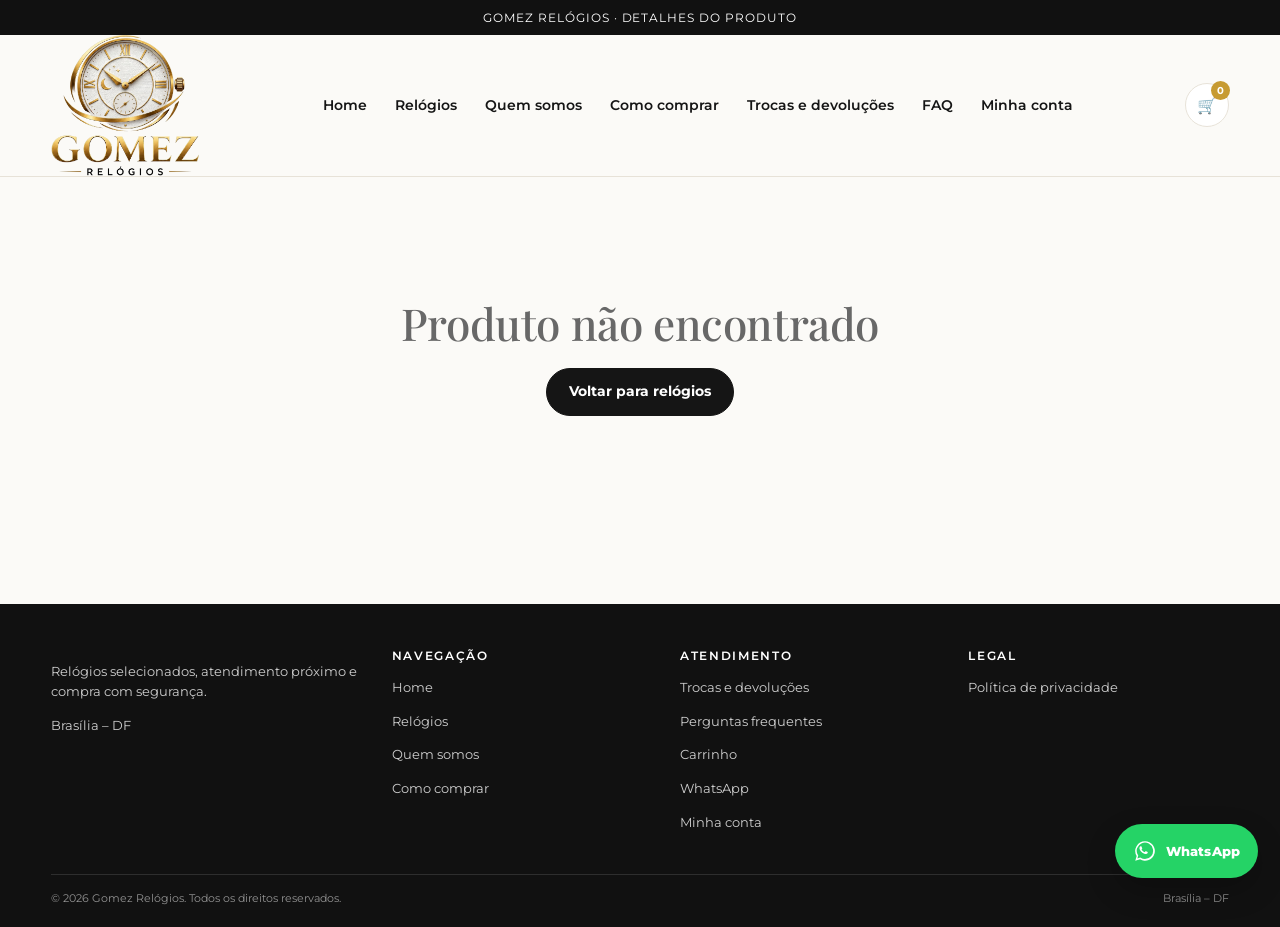
<file: produto.html>
<!DOCTYPE html>
<html lang="pt-BR"><head><meta charset="utf-8"/><meta content="width=device-width,initial-scale=1" name="viewport"/><meta content="#151515" name="theme-color"/><title>Produto | Gomez Relógios</title><meta content="Detalhes do relógio selecionado." name="description"/><link href="assets/logo-gomez.png" rel="icon"/><link href="css/style.css" rel="stylesheet"/><script defer="" src="data.js"></script><script defer="" src="js/app.js"></script><script defer="" src="js/produto.js"></script></head><body>
<div class="topbar">GOMEZ RELÓGIOS · DETALHES DO PRODUTO</div><header class="header"><div class="container header-inner"><a class="brand" href="index.html"><img alt="Gomez Relógios" src="assets/logo-gomez.png"/></a><nav class="nav"><a href="index.html">Home</a><a href="produtos.html">Relógios</a><a href="quem-somos.html">Quem somos</a><a href="como-comprar.html">Como comprar</a><a href="trocas-e-devolucoes.html">Trocas e devoluções</a><a href="perguntas-frequentes.html">FAQ</a></nav><div class="header-actions"><button class="icon-btn mobile-menu" data-mobile-menu="">☰</button><a class="icon-btn" href="carrinho.html">🛒<span class="cart-count" data-cart-count="">0</span></a></div></div></header>
<main><section class="section"><div class="container" id="productRoot"><div class="empty">Carregando produto...</div></div></section></main>
<footer>
<div class="container">
<div class="footer-grid">
<div>
<p>Relógios selecionados, atendimento próximo e compra com segurança.</p>
<p>Brasília – DF</p>
</div>
<div>
<h4>Navegação</h4>
<p><a href="index.html">Home</a></p>
<p><a href="produtos.html">Relógios</a></p>
<p><a href="quem-somos.html">Quem somos</a></p>
<p><a href="como-comprar.html">Como comprar</a></p>
</div>
<div>
<h4>Atendimento</h4>
<p><a href="trocas-e-devolucoes.html">Trocas e devoluções</a></p>
<p><a href="perguntas-frequentes.html">Perguntas frequentes</a></p>
<p><a href="carrinho.html">Carrinho</a></p>
<p><a id="footerWhatsapp" rel="noopener" target="_blank">WhatsApp</a></p>
</div>
<div>
<h4>Legal</h4>
<p><a href="politica-de-privacidade.html">Política de privacidade</a></p>
</div>
</div>
<div class="footer-bottom">
<span>© <span data-year=""></span> Gomez Relógios. Todos os direitos reservados.</span>
<span>Brasília – DF</span>
</div>
</div>
</footer><script>
document.addEventListener('DOMContentLoaded',()=>{
  const a=document.querySelector('#footerWhatsapp');
  if(a && window.Gomez) a.href=Gomez.whatsappUrl('Olá, Gomez Relógios! Quero saber mais sobre os relógios.');
});
</script></body></html>
</file>
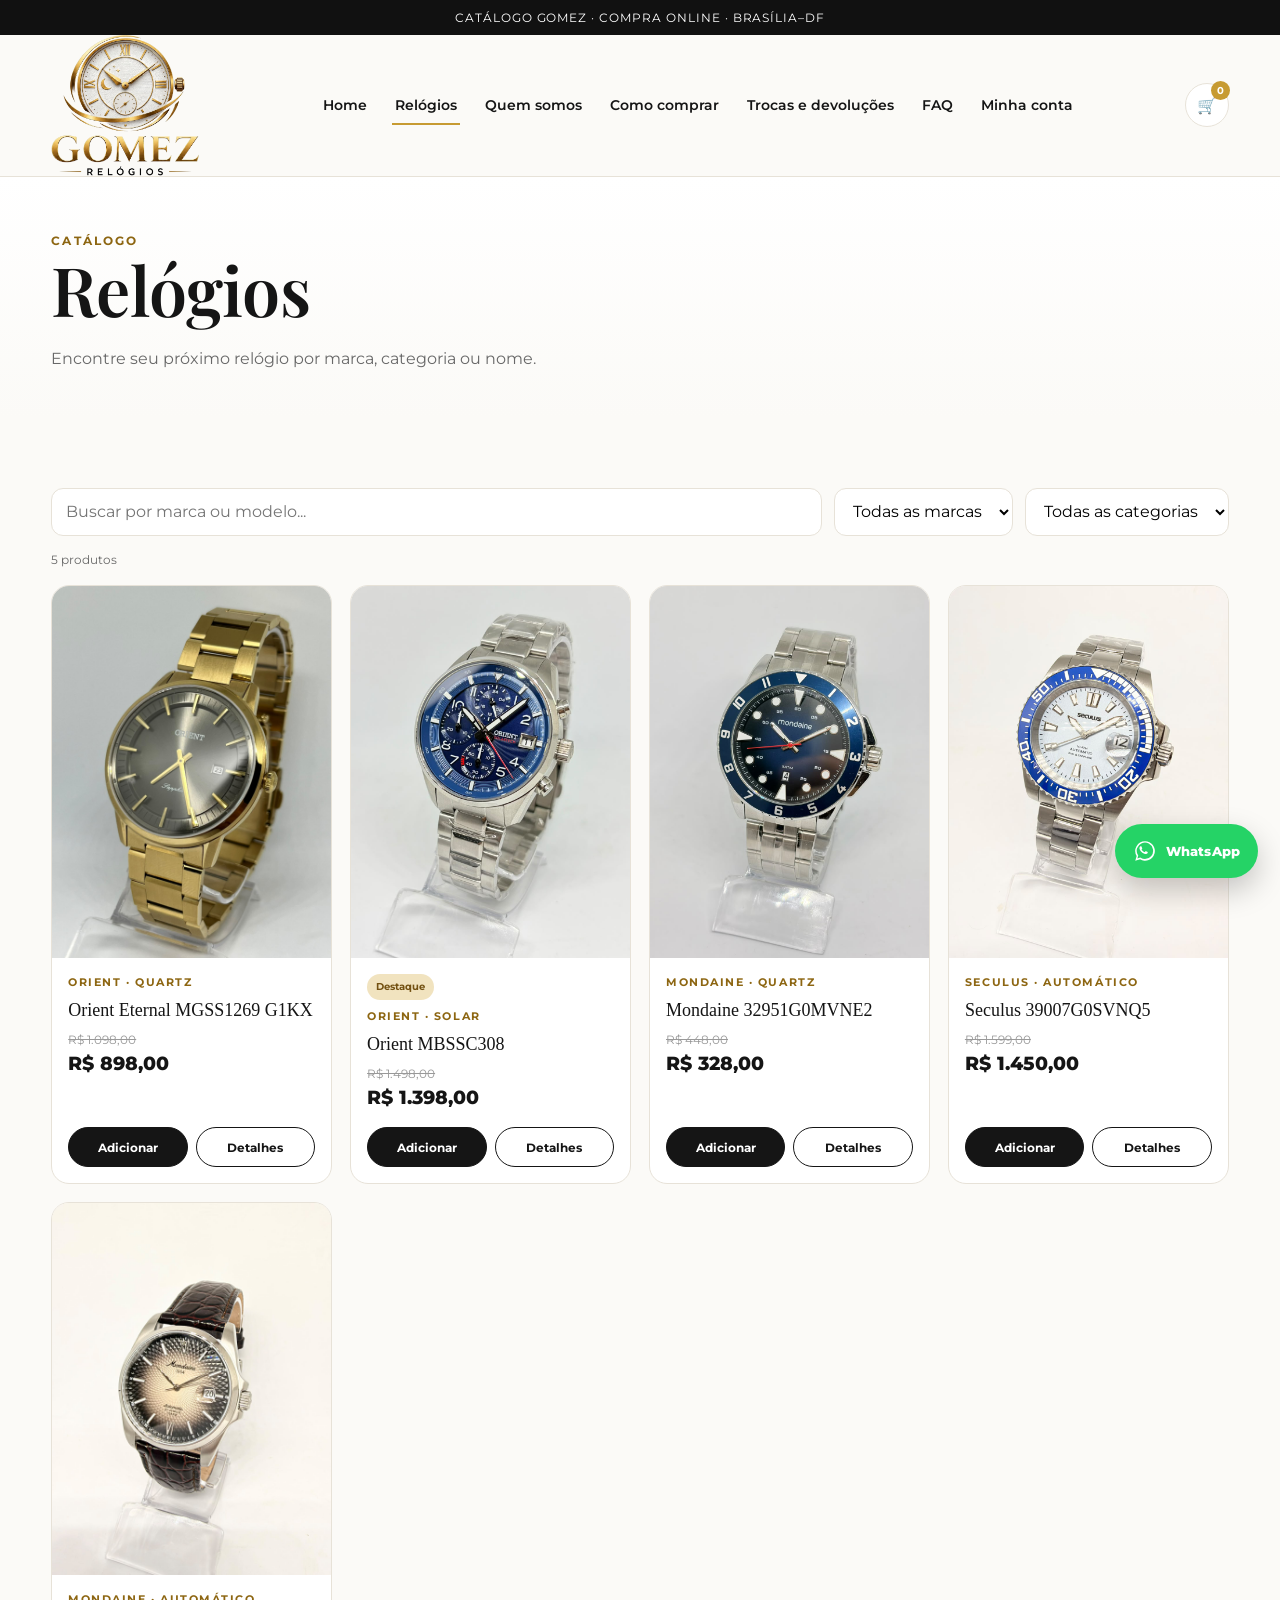
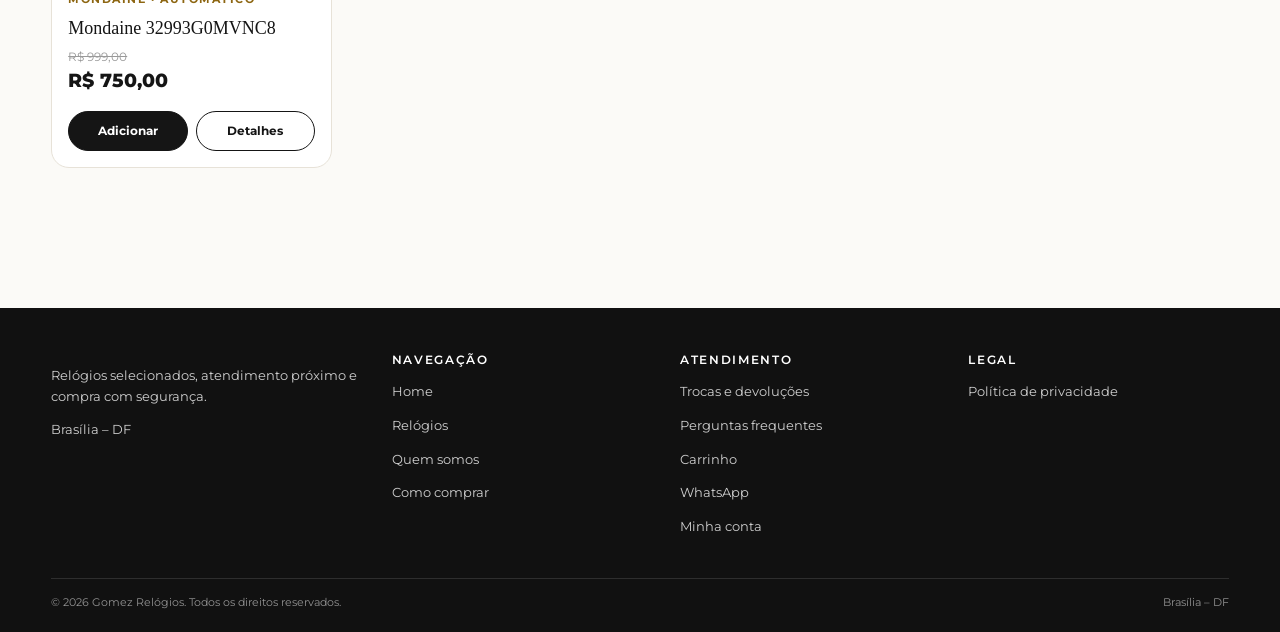
<file: produtos.html>
<!DOCTYPE html>
<html lang="pt-BR"><head><meta charset="utf-8"/><meta content="width=device-width,initial-scale=1" name="viewport"/><meta content="#151515" name="theme-color"/><title>Relógios | Gomez Relógios</title><meta content="Veja o catálogo de relógios da Gomez Relógios." name="description"/><link href="assets/logo-gomez.png" rel="icon"/><link href="css/style.css" rel="stylesheet"/><script defer="" src="data.js"></script><script defer="" src="js/app.js"></script><script defer="" src="js/catalog.js"></script></head><body>
<div class="topbar">CATÁLOGO GOMEZ · COMPRA ONLINE · BRASÍLIA–DF</div><header class="header"><div class="container header-inner"><a class="brand" href="index.html"><img alt="Gomez Relógios" src="assets/logo-gomez.png"/></a><nav class="nav"><a href="index.html">Home</a><a href="produtos.html">Relógios</a><a href="quem-somos.html">Quem somos</a><a href="como-comprar.html">Como comprar</a><a href="trocas-e-devolucoes.html">Trocas e devoluções</a><a href="perguntas-frequentes.html">FAQ</a></nav><div class="header-actions"><button class="icon-btn mobile-menu" data-mobile-menu="">☰</button><a class="icon-btn" href="carrinho.html">🛒<span class="cart-count" data-cart-count="">0</span></a></div></div></header>
<main><section class="page-hero"><div class="container"><div class="eyebrow">Catálogo</div><h1>Relógios</h1><p>Encontre seu próximo relógio por marca, categoria ou nome.</p></div></section><section class="section"><div class="container"><div class="filters"><input class="input full" id="search" placeholder="Buscar por marca ou modelo..."/><select class="select" id="brand"><option value="">Todas as marcas</option></select><select class="select" id="category"><option value="">Todas as categorias</option></select></div><div class="small" id="resultCount" style="margin:-10px 0 16px"></div><div class="grid product-grid" id="catalogGrid"></div></div></section></main>
<footer>
<div class="container">
<div class="footer-grid">
<div>
<p>Relógios selecionados, atendimento próximo e compra com segurança.</p>
<p>Brasília – DF</p>
</div>
<div>
<h4>Navegação</h4>
<p><a href="index.html">Home</a></p>
<p><a href="produtos.html">Relógios</a></p>
<p><a href="quem-somos.html">Quem somos</a></p>
<p><a href="como-comprar.html">Como comprar</a></p>
</div>
<div>
<h4>Atendimento</h4>
<p><a href="trocas-e-devolucoes.html">Trocas e devoluções</a></p>
<p><a href="perguntas-frequentes.html">Perguntas frequentes</a></p>
<p><a href="carrinho.html">Carrinho</a></p>
<p><a id="footerWhatsapp" rel="noopener" target="_blank">WhatsApp</a></p>
</div>
<div>
<h4>Legal</h4>
<p><a href="politica-de-privacidade.html">Política de privacidade</a></p>
</div>
</div>
<div class="footer-bottom">
<span>© <span data-year=""></span> Gomez Relógios. Todos os direitos reservados.</span>
<span>Brasília – DF</span>
</div>
</div>
</footer><script>
document.addEventListener('DOMContentLoaded',()=>{
  const a=document.querySelector('#footerWhatsapp');
  if(a && window.Gomez) a.href=Gomez.whatsappUrl('Olá, Gomez Relógios! Quero saber mais sobre os relógios.');
});
</script></body></html>
</file>
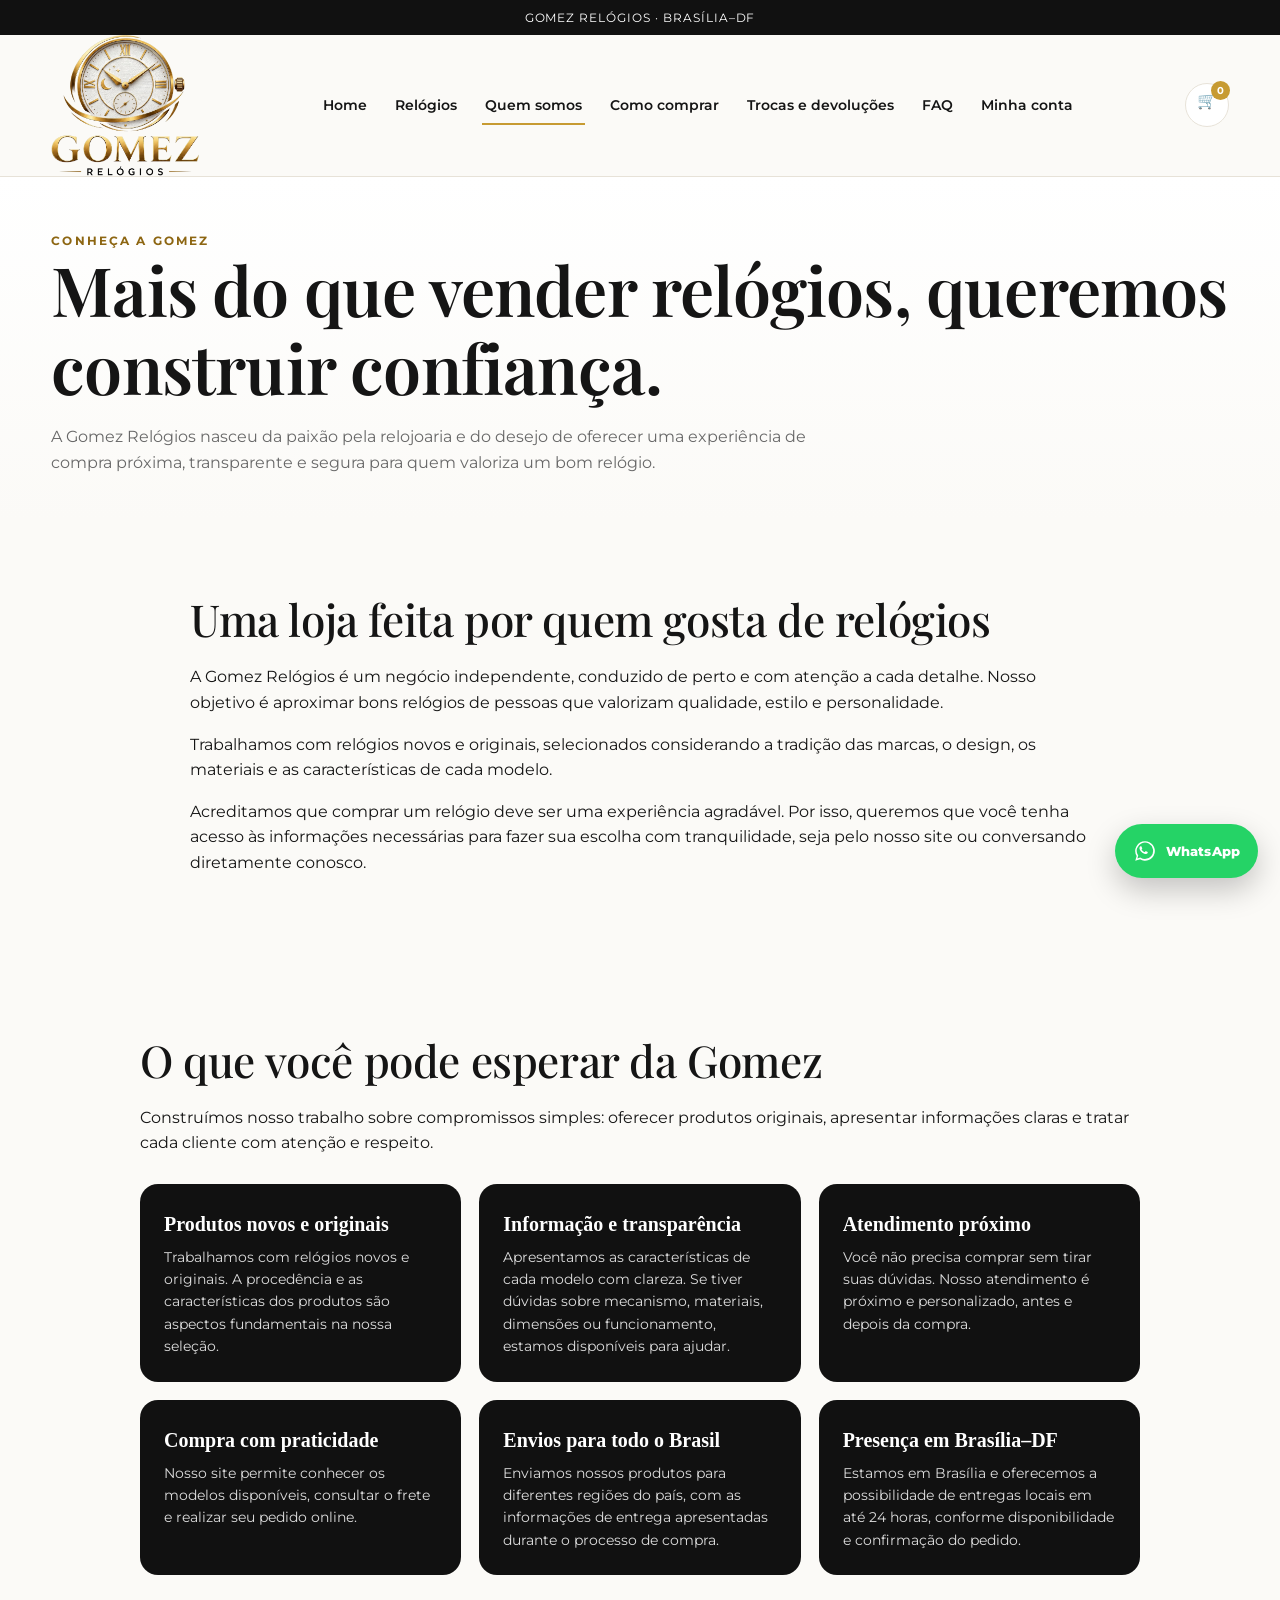
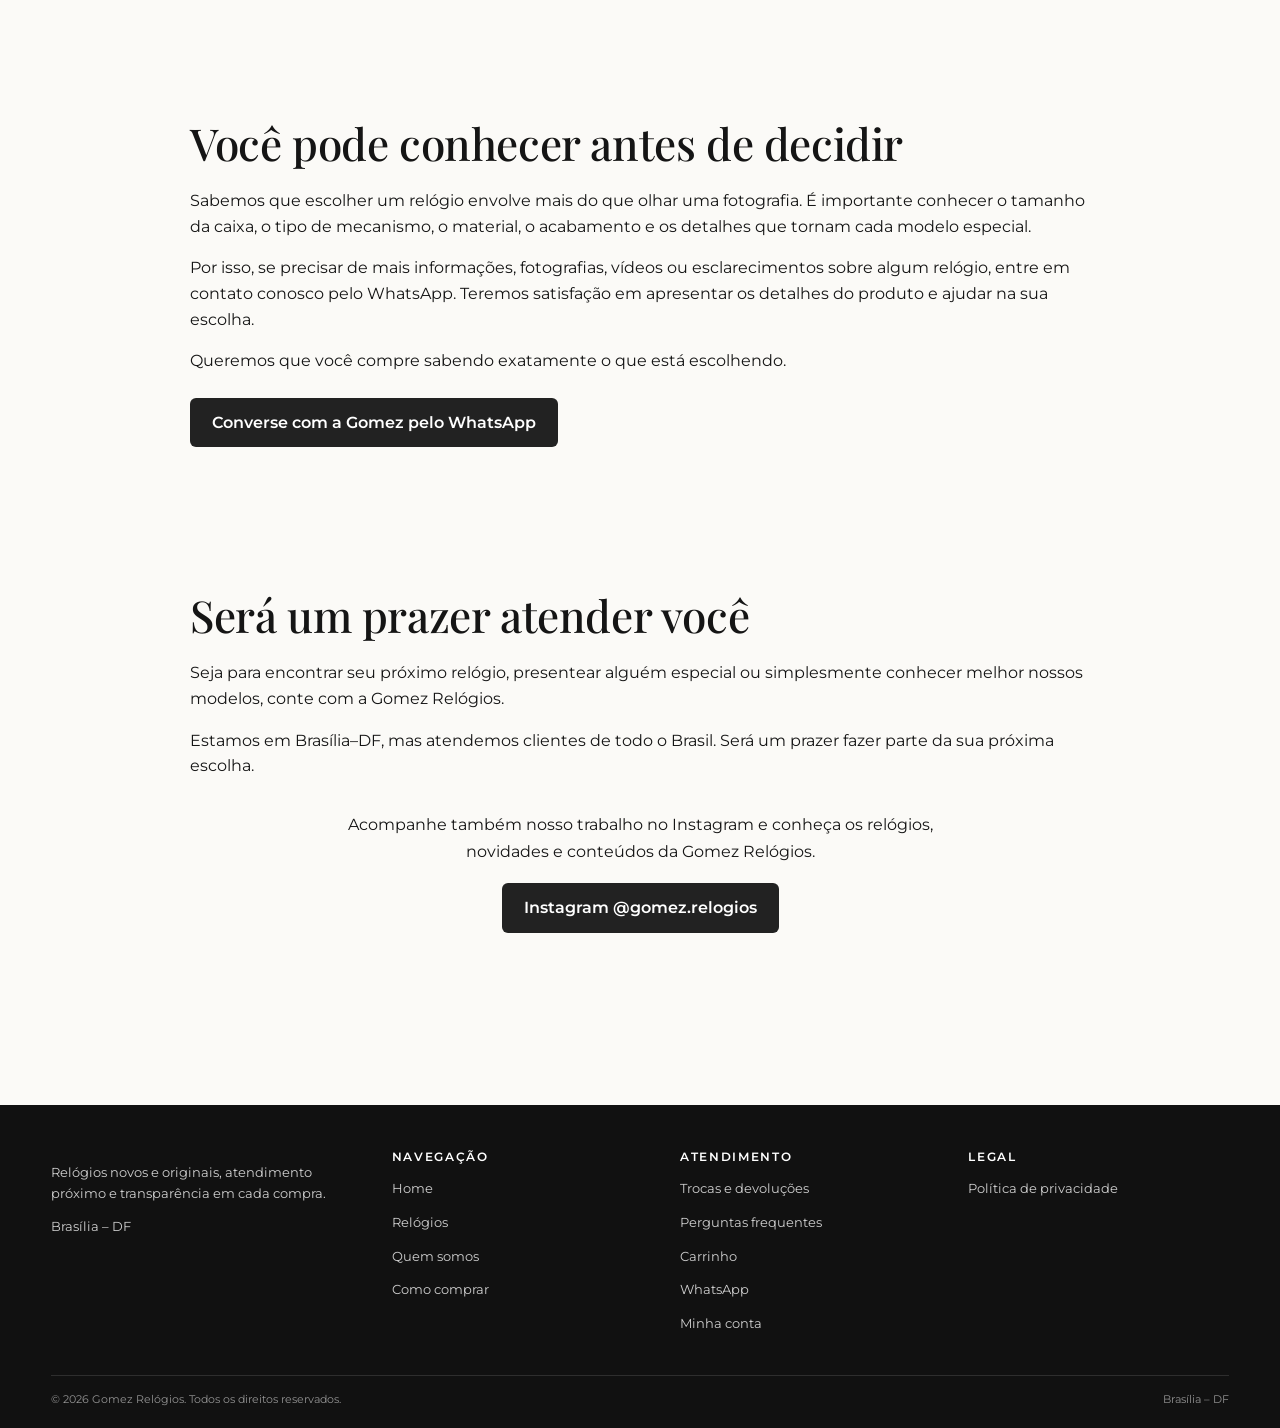
<file: quem-somos.html>
<!DOCTYPE html>
<html lang="pt-BR">
<head>
  <meta charset="utf-8"/>
  <meta content="width=device-width,initial-scale=1" name="viewport"/>
  <meta content="#151515" name="theme-color"/>
  <title>Quem somos | Gomez Relógios</title>
  <meta
    name="description"
    content="Conheça a Gomez Relógios: relógios novos e originais, atendimento próximo, envios para todo o Brasil e entregas em Brasília-DF."
  />
  <link href="assets/logo-gomez.png" rel="icon"/>
  <link href="css/style.css" rel="stylesheet"/>
  <script defer src="data.js"></script>
  <script defer src="js/app.js"></script>
</head>

<body>

<div class="topbar">GOMEZ RELÓGIOS · BRASÍLIA–DF</div>

<header class="header">
  <div class="container header-inner">

    <a class="brand" href="index.html">
      <img alt="Gomez Relógios" src="assets/logo-gomez.png"/>
    </a>

    <nav class="nav">
      <a href="index.html">Home</a>
      <a href="produtos.html">Relógios</a>
      <a href="quem-somos.html">Quem somos</a>
      <a href="como-comprar.html">Como comprar</a>
      <a href="trocas-e-devolucoes.html">Trocas e devoluções</a>
      <a href="perguntas-frequentes.html">FAQ</a>
    </nav>

    <div class="header-actions">
      <button class="icon-btn mobile-menu" data-mobile-menu="">☰</button>
      <a class="icon-btn" href="carrinho.html">
        🛒<span class="cart-count" data-cart-count="">0</span>
      </a>
    </div>

  </div>
</header>

<main>

  <!-- APRESENTAÇÃO -->
  <section class="page-hero">
    <div class="container">

      <div class="eyebrow">Conheça a Gomez</div>

      <h1>Mais do que vender relógios, queremos construir confiança.</h1>

      <p>
        A Gomez Relógios nasceu da paixão pela relojoaria e do desejo
        de oferecer uma experiência de compra próxima, transparente
        e segura para quem valoriza um bom relógio.
      </p>

    </div>
  </section>

  <!-- NOSSA HISTÓRIA -->
  <section class="section">
    <div class="container" style="max-width:900px">

      <h2>Uma loja feita por quem gosta de relógios</h2>

      <p>
        A Gomez Relógios é um negócio independente, conduzido de perto
        e com atenção a cada detalhe. Nosso objetivo é aproximar bons
        relógios de pessoas que valorizam qualidade, estilo e
        personalidade.
      </p>

      <p>
        Trabalhamos com relógios novos e originais, selecionados
        considerando a tradição das marcas, o design, os materiais
        e as características de cada modelo.
      </p>

      <p>
        Acreditamos que comprar um relógio deve ser uma experiência
        agradável. Por isso, queremos que você tenha acesso às
        informações necessárias para fazer sua escolha com tranquilidade,
        seja pelo nosso site ou conversando diretamente conosco.
      </p>

    </div>
  </section>

  <!-- NOSSOS COMPROMISSOS -->
  <section class="section">
    <div class="container" style="max-width:1000px">

      <h2>O que você pode esperar da Gomez</h2>

      <p>
        Construímos nosso trabalho sobre compromissos simples:
        oferecer produtos originais, apresentar informações claras
        e tratar cada cliente com atenção e respeito.
      </p>

      <div class="grid features" style="margin-top:28px">

        <div class="feature">
          <strong>Produtos novos e originais</strong>
          <p>
            Trabalhamos com relógios novos e originais.
            A procedência e as características dos produtos
            são aspectos fundamentais na nossa seleção.
          </p>
        </div>

        <div class="feature">
          <strong>Informação e transparência</strong>
          <p>
            Apresentamos as características de cada modelo
            com clareza. Se tiver dúvidas sobre mecanismo,
            materiais, dimensões ou funcionamento, estamos
            disponíveis para ajudar.
          </p>
        </div>

        <div class="feature">
          <strong>Atendimento próximo</strong>
          <p>
            Você não precisa comprar sem tirar suas dúvidas.
            Nosso atendimento é próximo e personalizado,
            antes e depois da compra.
          </p>
        </div>

        <div class="feature">
          <strong>Compra com praticidade</strong>
          <p>
            Nosso site permite conhecer os modelos disponíveis,
            consultar o frete e realizar seu pedido online.
          </p>
        </div>

        <div class="feature">
          <strong>Envios para todo o Brasil</strong>
          <p>
            Enviamos nossos produtos para diferentes regiões
            do país, com as informações de entrega apresentadas
            durante o processo de compra.
          </p>
        </div>

        <div class="feature">
          <strong>Presença em Brasília–DF</strong>
          <p>
            Estamos em Brasília e oferecemos a possibilidade
            de entregas locais em até 24 horas, conforme
            disponibilidade e confirmação do pedido.
          </p>
        </div>

      </div>

    </div>
  </section>

  <!-- EXPERIÊNCIA DE COMPRA -->
  <section class="section">
    <div class="container" style="max-width:900px">

      <h2>Você pode conhecer antes de decidir</h2>

      <p>
        Sabemos que escolher um relógio envolve mais do que olhar
        uma fotografia. É importante conhecer o tamanho da caixa,
        o tipo de mecanismo, o material, o acabamento e os detalhes
        que tornam cada modelo especial.
      </p>

      <p>
        Por isso, se precisar de mais informações, fotografias,
        vídeos ou esclarecimentos sobre algum relógio, entre em
        contato conosco pelo WhatsApp. Teremos satisfação em
        apresentar os detalhes do produto e ajudar na sua escolha.
      </p>

      <p>
        Queremos que você compre sabendo exatamente o que está
        escolhendo.
      </p>

      <div style="margin-top:24px">
        <a
          id="quemSomosWhatsapp"
          class="instagram-link"
          href="#"
          target="_blank"
          rel="noopener noreferrer"
        >
          Converse com a Gomez pelo WhatsApp
        </a>
      </div>

    </div>
  </section>

  <!-- CONVITE FINAL -->
  <section class="section">
    <div class="container" style="max-width:900px">

      <h2>Será um prazer atender você</h2>

      <p>
        Seja para encontrar seu próximo relógio, presentear alguém
        especial ou simplesmente conhecer melhor nossos modelos,
        conte com a Gomez Relógios.
      </p>

      <p>
        Estamos em Brasília–DF, mas atendemos clientes de todo o Brasil.
        Será um prazer fazer parte da sua próxima escolha.
      </p>

      <div class="instagram-chamada">
        <p>
          Acompanhe também nosso trabalho no Instagram e conheça
          os relógios, novidades e conteúdos da Gomez Relógios.
        </p>

        <a
          href="https://www.instagram.com/gomez.relogios/"
          class="instagram-link"
          target="_blank"
          rel="noopener noreferrer"
          aria-label="Visite o Instagram da Gomez Relógios"
        >
          Instagram @gomez.relogios
        </a>
      </div>

    </div>
  </section>

</main>

<footer>
  <div class="container">

    <div class="footer-grid">

      <div>
        <p>Relógios novos e originais, atendimento próximo e transparência em cada compra.</p>
        <p>Brasília – DF</p>
      </div>

      <div>
        <h4>Navegação</h4>
        <p><a href="index.html">Home</a></p>
        <p><a href="produtos.html">Relógios</a></p>
        <p><a href="quem-somos.html">Quem somos</a></p>
        <p><a href="como-comprar.html">Como comprar</a></p>
      </div>

      <div>
        <h4>Atendimento</h4>
        <p><a href="trocas-e-devolucoes.html">Trocas e devoluções</a></p>
        <p><a href="perguntas-frequentes.html">Perguntas frequentes</a></p>
        <p><a href="carrinho.html">Carrinho</a></p>
        <p>
          <a id="footerWhatsapp" rel="noopener" target="_blank">
            WhatsApp
          </a>
        </p>
      </div>

      <div>
        <h4>Legal</h4>
        <p><a href="politica-de-privacidade.html">Política de privacidade</a></p>
      </div>

    </div>

    <div class="footer-bottom">
      <span>
        © <span data-year=""></span> Gomez Relógios. Todos os direitos reservados.
      </span>
      <span>Brasília – DF</span>
    </div>

  </div>
</footer>

<script>
document.addEventListener('DOMContentLoaded', () => {

  const whatsappMessage =
    'Olá, Gomez Relógios! Conheci a loja pelo site e gostaria de conversar.';

  const whatsappLink = document.querySelector('#quemSomosWhatsapp');

  if (whatsappLink && window.Gomez) {
    whatsappLink.href = Gomez.whatsappUrl(whatsappMessage);
  }

  const footerWhatsapp = document.querySelector('#footerWhatsapp');

  if (footerWhatsapp && window.Gomez) {
    footerWhatsapp.href = Gomez.whatsappUrl(
      'Olá, Gomez Relógios! Quero saber mais sobre os relógios.'
    );
  }

});
</script>

</body>
</html>
</file>
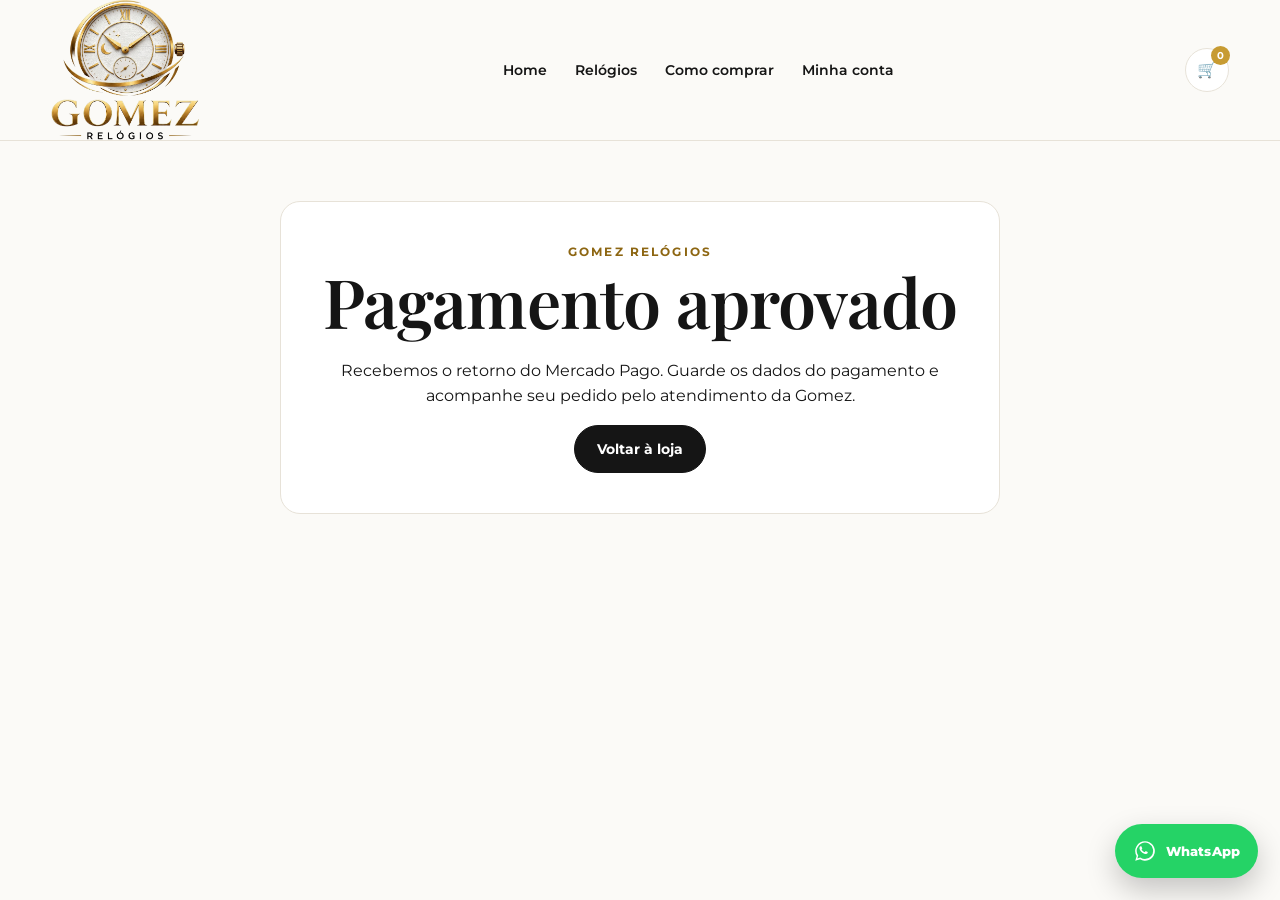
<file: sucesso.html>
<!doctype html><html lang="pt-BR"><head><meta charset="utf-8"><meta name="viewport" content="width=device-width,initial-scale=1"><title>Pagamento aprovado | Gomez Relógios</title><link rel="icon" href="assets/logo-gomez.png"><link rel="stylesheet" href="css/style.css"><script src="data.js" defer></script><script src="js/app.js" defer></script></head><body><header class="header"><div class="container header-inner"><a class="brand" href="index.html"><img src="assets/logo-gomez.png" alt="Gomez Relógios"></a><nav class="nav"><a href="index.html">Home</a><a href="produtos.html">Relógios</a><a href="como-comprar.html">Como comprar</a></nav><div class="header-actions"><a class="icon-btn" href="carrinho.html">🛒<span class="cart-count" data-cart-count>0</span></a></div></div></header><main><div class="container"><div class="status-card"><div class="eyebrow">Gomez Relógios</div><h1>Pagamento aprovado</h1><p>Recebemos o retorno do Mercado Pago. Guarde os dados do pagamento e acompanhe seu pedido pelo atendimento da Gomez.</p><a class="btn btn-primary" href="index.html">Voltar à loja</a></div></div></main></body></html>
</file>
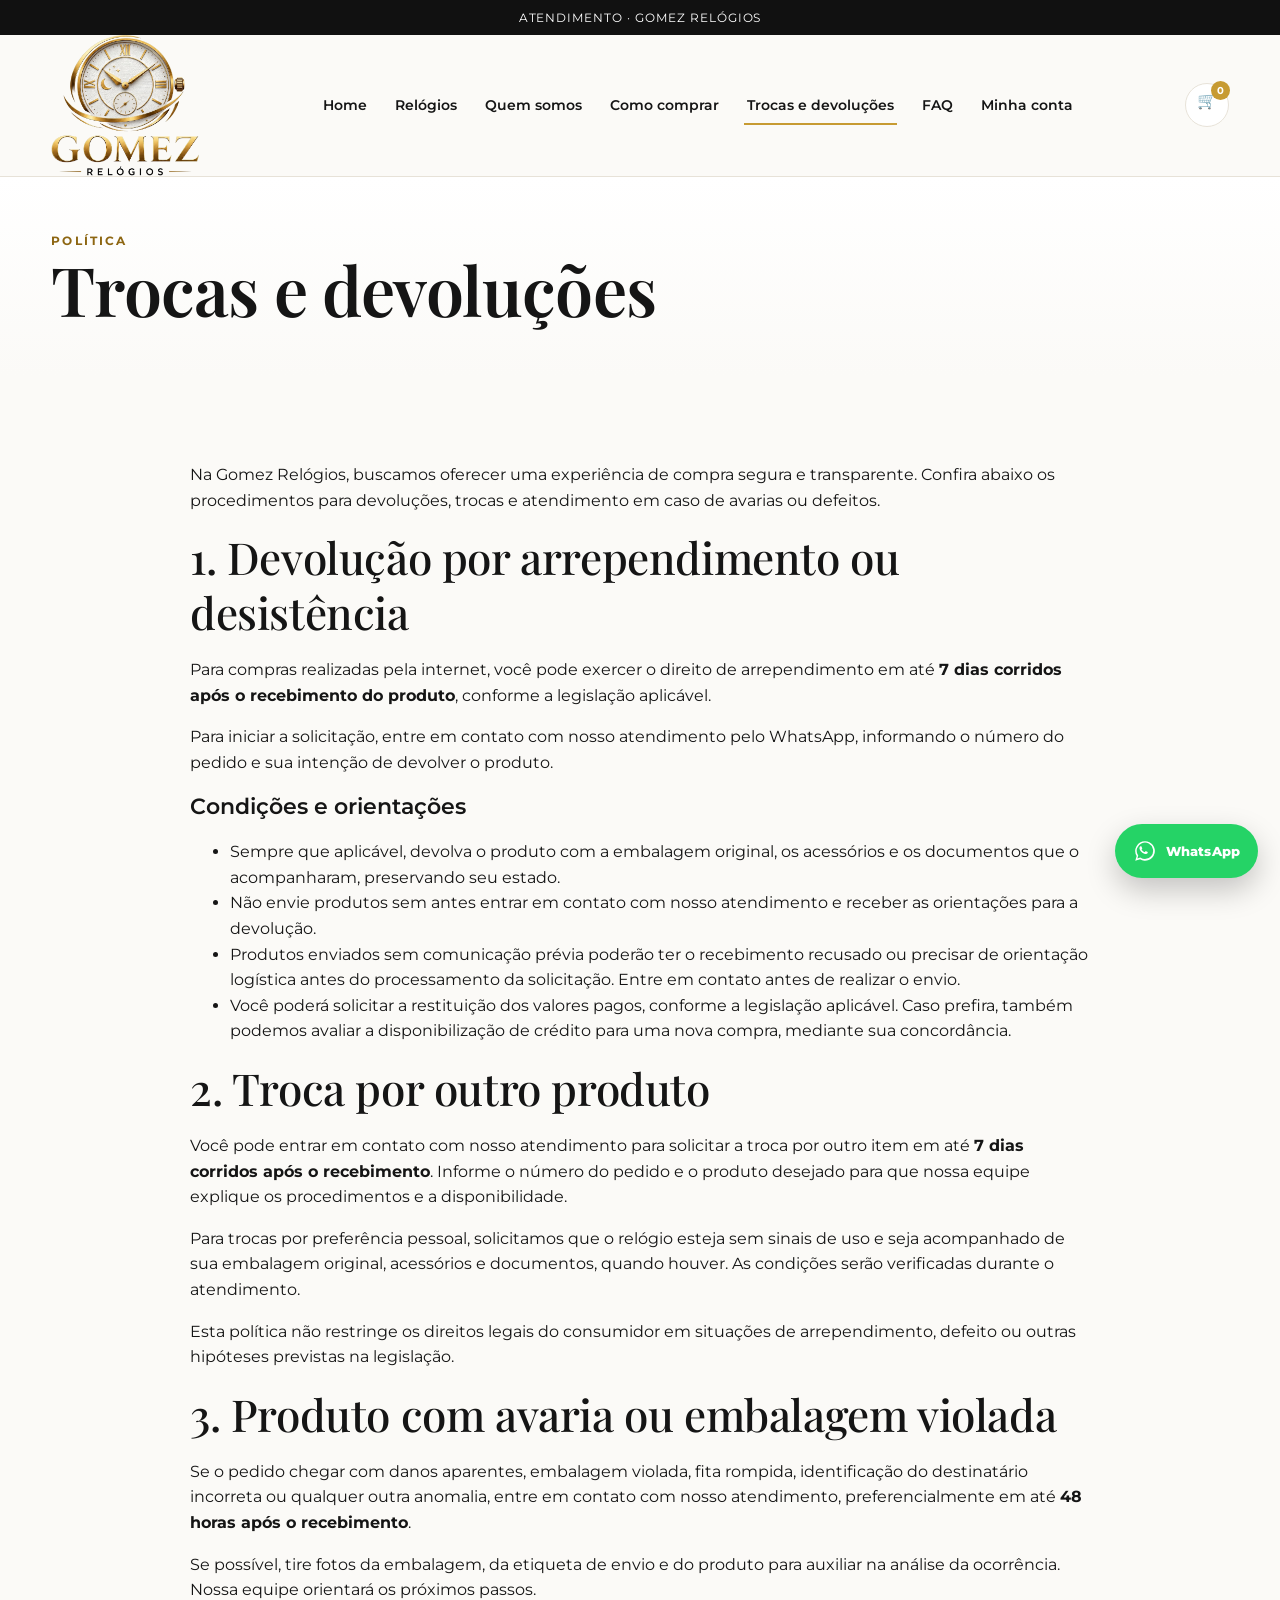
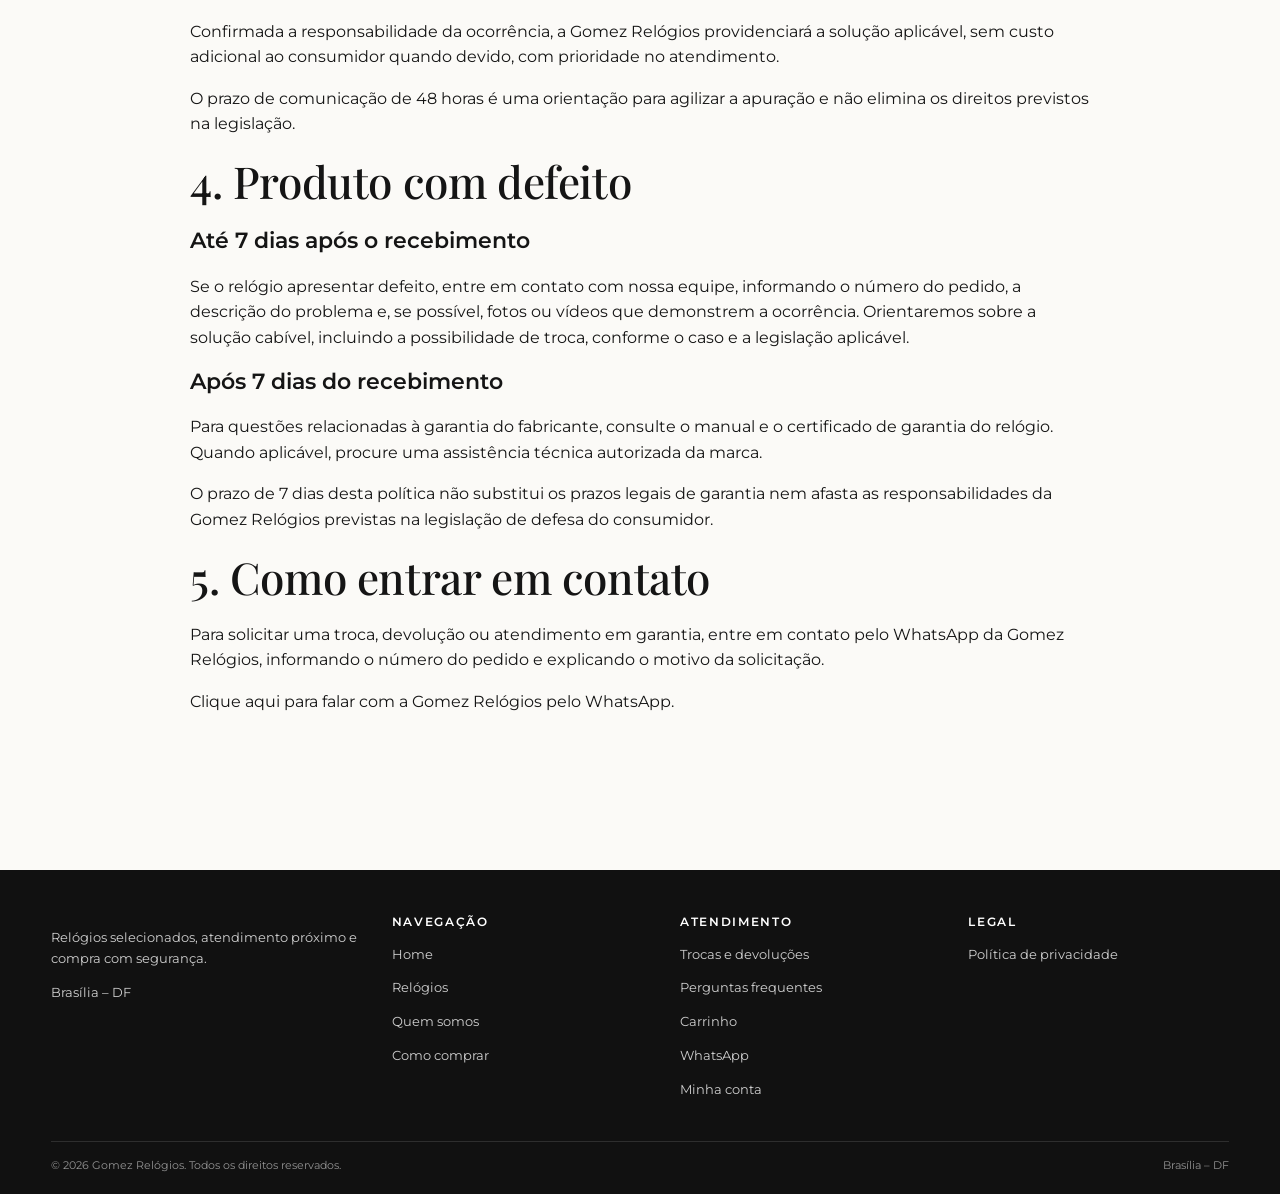
<file: trocas-e-devolucoes.html>
<!DOCTYPE html>
<html lang="pt-BR">
<head>
  <meta charset="utf-8"/>
  <meta content="width=device-width,initial-scale=1" name="viewport"/>
  <meta content="#151515" name="theme-color"/>
  <title>Trocas e devoluções | Gomez Relógios</title>
  <meta content="Conheça a política de trocas, devoluções, arrependimento e garantia da Gomez Relógios." name="description"/>
  <link href="assets/logo-gomez.png" rel="icon"/>
  <link href="css/style.css" rel="stylesheet"/>
  <script defer src="data.js"></script>
  <script defer src="js/app.js"></script>
</head>

<body>
  <div class="topbar">ATENDIMENTO · GOMEZ RELÓGIOS</div>

  <header class="header">
    <div class="container header-inner">
      <a class="brand" href="index.html">
        <img alt="Gomez Relógios" src="assets/logo-gomez.png"/>
      </a>

      <nav class="nav">
        <a href="index.html">Home</a>
        <a href="produtos.html">Relógios</a>
        <a href="quem-somos.html">Quem somos</a>
        <a href="como-comprar.html">Como comprar</a>
        <a href="trocas-e-devolucoes.html">Trocas e devoluções</a>
        <a href="perguntas-frequentes.html">FAQ</a>
      </nav>

      <div class="header-actions">
        <button class="icon-btn mobile-menu" data-mobile-menu>☰</button>
        <a class="icon-btn" href="carrinho.html">
          🛒<span class="cart-count" data-cart-count>0</span>
        </a>
      </div>
    </div>
  </header>

  <main>
    <section class="page-hero">
      <div class="container">
        <div class="eyebrow">Política</div>
        <h1>Trocas e devoluções</h1>
      </div>
    </section>

    <section class="section">
      <div class="container" style="max-width:900px">

        <p>
          Na Gomez Relógios, buscamos oferecer uma experiência de compra
          segura e transparente. Confira abaixo os procedimentos para
          devoluções, trocas e atendimento em caso de avarias ou defeitos.
        </p>

        <h2>1. Devolução por arrependimento ou desistência</h2>

        <p>
          Para compras realizadas pela internet, você pode exercer o
          direito de arrependimento em até <strong>7 dias corridos após
          o recebimento do produto</strong>, conforme a legislação
          aplicável.
        </p>

        <p>
          Para iniciar a solicitação, entre em contato com nosso
          atendimento pelo WhatsApp, informando o número do pedido e
          sua intenção de devolver o produto.
        </p>

        <h3>Condições e orientações</h3>

        <ul>
          <li>
            Sempre que aplicável, devolva o produto com a embalagem
            original, os acessórios e os documentos que o acompanharam,
            preservando seu estado.
          </li>
          <li>
            Não envie produtos sem antes entrar em contato com nosso
            atendimento e receber as orientações para a devolução.
          </li>
          <li>
            Produtos enviados sem comunicação prévia poderão ter o
            recebimento recusado ou precisar de orientação logística
            antes do processamento da solicitação. Entre em contato
            antes de realizar o envio.
          </li>
          <li>
            Você poderá solicitar a restituição dos valores pagos,
            conforme a legislação aplicável. Caso prefira, também
            podemos avaliar a disponibilização de crédito para uma
            nova compra, mediante sua concordância.
          </li>
        </ul>

        <h2>2. Troca por outro produto</h2>

        <p>
          Você pode entrar em contato com nosso atendimento para
          solicitar a troca por outro item em até
          <strong>7 dias corridos após o recebimento</strong>.
          Informe o número do pedido e o produto desejado para que
          nossa equipe explique os procedimentos e a disponibilidade.
        </p>

        <p>
          Para trocas por preferência pessoal, solicitamos que o
          relógio esteja sem sinais de uso e seja acompanhado de sua
          embalagem original, acessórios e documentos, quando houver.
          As condições serão verificadas durante o atendimento.
        </p>

        <p>
          Esta política não restringe os direitos legais do consumidor
          em situações de arrependimento, defeito ou outras hipóteses
          previstas na legislação.
        </p>

        <h2>3. Produto com avaria ou embalagem violada</h2>

        <p>
          Se o pedido chegar com danos aparentes, embalagem violada,
          fita rompida, identificação do destinatário incorreta ou
          qualquer outra anomalia, entre em contato com nosso
          atendimento, preferencialmente em até
          <strong>48 horas após o recebimento</strong>.
        </p>

        <p>
          Se possível, tire fotos da embalagem, da etiqueta de envio
          e do produto para auxiliar na análise da ocorrência.
          Nossa equipe orientará os próximos passos.
        </p>

        <p>
          Confirmada a responsabilidade da ocorrência, a Gomez Relógios
          providenciará a solução aplicável, sem custo adicional ao
          consumidor quando devido, com prioridade no atendimento.
        </p>

        <p>
          O prazo de comunicação de 48 horas é uma orientação para
          agilizar a apuração e não elimina os direitos previstos
          na legislação.
        </p>

        <h2>4. Produto com defeito</h2>

        <h3>Até 7 dias após o recebimento</h3>

        <p>
          Se o relógio apresentar defeito, entre em contato com nossa
          equipe, informando o número do pedido, a descrição do
          problema e, se possível, fotos ou vídeos que demonstrem
          a ocorrência. Orientaremos sobre a solução cabível,
          incluindo a possibilidade de troca, conforme o caso e
          a legislação aplicável.
        </p>

        <h3>Após 7 dias do recebimento</h3>

        <p>
          Para questões relacionadas à garantia do fabricante,
          consulte o manual e o certificado de garantia do relógio.
          Quando aplicável, procure uma assistência técnica
          autorizada da marca.
        </p>

        <p>
          O prazo de 7 dias desta política não substitui os prazos
          legais de garantia nem afasta as responsabilidades da
          Gomez Relógios previstas na legislação de defesa do
          consumidor.
        </p>

        <h2>5. Como entrar em contato</h2>

        <p>
          Para solicitar uma troca, devolução ou atendimento em
          garantia, entre em contato pelo WhatsApp da Gomez Relógios,
          informando o número do pedido e explicando o motivo da
          solicitação.
        </p>

        <p>
          <a
            href="https://wa.me/5561999490969?text=Ol%C3%A1%2C%20Gomez%20Rel%C3%B3gios!%20Preciso%20de%20ajuda%20com%20uma%20troca%20ou%20devolu%C3%A7%C3%A3o."
            target="_blank"
            rel="noopener noreferrer"
          >
            Clique aqui para falar com a Gomez Relógios pelo WhatsApp. 
          </a>
        </p>

      </div>
    </section>
  </main>

  <footer>
    <div class="container">
      <div class="footer-grid">
        <div>
          <p>Relógios selecionados, atendimento próximo e compra com segurança.</p>
          <p>Brasília – DF</p>
        </div>

        <div>
          <h4>Navegação</h4>
          <p><a href="index.html">Home</a></p>
          <p><a href="produtos.html">Relógios</a></p>
          <p><a href="quem-somos.html">Quem somos</a></p>
          <p><a href="como-comprar.html">Como comprar</a></p>
        </div>

        <div>
          <h4>Atendimento</h4>
          <p><a href="trocas-e-devolucoes.html">Trocas e devoluções</a></p>
          <p><a href="perguntas-frequentes.html">Perguntas frequentes</a></p>
          <p><a href="carrinho.html">Carrinho</a></p>
          <p><a id="footerWhatsapp" rel="noopener" target="_blank">WhatsApp</a></p>
        </div>

        <div>
          <h4>Legal</h4>
          <p><a href="politica-de-privacidade.html">Política de privacidade</a></p>
        </div>
      </div>

      <div class="footer-bottom">
        <span>© <span data-year></span> Gomez Relógios. Todos os direitos reservados.</span>
        <span>Brasília – DF</span>
      </div>
    </div>
  </footer>

  <script>
    document.addEventListener('DOMContentLoaded', () => {
      const a = document.querySelector('#footerWhatsapp');

      if (a && window.Gomez) {
        a.href = Gomez.whatsappUrl(
          'Olá, Gomez Relógios! Quero saber mais sobre os relógios.'
        );
      }
    });
  </script>
</body>
</html>
</file>
<file: css/style.css>
@import url('https://fonts.googleapis.com/css2?family=Montserrat:wght@400;500;600;700;800&family=Playfair+Display:wght@400;500;600;700&display=swap');

:root{
  --gold:#c79b32;
  --gold-dark:#8d6612;
  --gold-light:#ead08a;
  --ink:#151515;
  --muted:#686868;
  --paper:#fbfaf7;
  --white:#ffffff;
  --line:#e7e2d8;
  --shadow:0 18px 50px rgba(0,0,0,.08);
  --radius:18px;
}

*{box-sizing:border-box}
html{scroll-behavior:smooth}
body{margin:0;background:var(--paper);color:var(--ink);font-family:Montserrat,Arial,sans-serif;line-height:1.6}
a{text-decoration:none;color:inherit}
button,input,select{font:inherit}
img{max-width:100%;display:block}
.container{width:min(1180px,92%);margin:0 auto}

.topbar{background:#111;color:#fff;font-size:12px;padding:8px 0;text-align:center;letter-spacing:.08em}
.header{position:sticky;top:0;z-index:50;background:rgba(251,250,247,.96);backdrop-filter:blur(10px);border-bottom:1px solid var(--line)}
.header-inner{display:grid;grid-template-columns:160px 1fr auto;align-items:center;gap:28px;min-height:92px}
.brand img{width:148px;height:auto}
.nav{display:flex;justify-content:center;gap:22px;font-size:14px;font-weight:600}
.nav a{padding:8px 3px;position:relative}
.nav a:after{content:"";position:absolute;left:0;right:0;bottom:0;height:2px;background:var(--gold);transform:scaleX(0);transform-origin:center;transition:.25s}
.nav a:hover:after,.nav a.active:after{transform:scaleX(1)}
.header-actions{display:flex;align-items:center;gap:10px}
.icon-btn{width:44px;height:44px;border:1px solid var(--line);border-radius:50%;display:grid;place-items:center;background:#fff;cursor:pointer;position:relative}
.cart-count{position:absolute;right:-2px;top:-3px;min-width:19px;height:19px;border-radius:999px;background:var(--gold);color:#fff;font-size:10px;display:grid;place-items:center;padding:0 5px;font-weight:700}

.hero{padding:56px 0 30px}
.hero-grid{display:grid;grid-template-columns:1.08fr .92fr;gap:50px;align-items:center}
.eyebrow{color:var(--gold-dark);font-size:12px;font-weight:700;letter-spacing:.18em;text-transform:uppercase}
h1,h2,h3{font-family:Cinzel,Georgia,serif;line-height:1.18;margin:0 0 18px}
h1{font-size:clamp(38px,6vw,68px)}
h2{font-size:clamp(28px,4vw,44px)}
h3{font-size:22px}
.lead{font-size:18px;color:#4d4d4d;max-width:620px}
.btns{display:flex;flex-wrap:wrap;gap:12px;margin-top:26px}
.btn{display:inline-flex;align-items:center;justify-content:center;gap:8px;min-height:48px;padding:0 22px;border-radius:999px;border:1px solid var(--ink);cursor:pointer;font-weight:700;font-size:14px;transition:.2s}
.btn-primary{background:var(--ink);color:#fff}
.btn-primary:hover{transform:translateY(-1px);box-shadow:0 10px 25px rgba(0,0,0,.14)}
.btn-gold{background:linear-gradient(135deg,#a97712,#e2bd5d);color:#fff;border-color:transparent}
.btn-ghost{background:#fff}


/* Destaque da página inicial: imagem centralizada no quadro branco */
.hero-card{
  background:#fff;
  border:1px solid var(--line);
  border-radius:28px;
  padding:22px;
  box-shadow:var(--shadow);
}

.hero-card-inner{
  aspect-ratio:3/4;
  width:100%;
  max-height:540px;
  margin:0 auto;
  padding:18px;
  display:flex;
  align-items:center;
  justify-content:center;
  background:linear-gradient(145deg,#fff,#f3efe6);
  border-radius:22px;
  overflow:hidden;
}

.hero-card-inner img{
  display:block;
  width:100%;
  height:100%;
  margin:0 auto;
  object-fit:contain;
  object-position:50% 50%;
}


.section{padding:70px 0}
.section-head{display:flex;justify-content:space-between;align-items:end;gap:20px;margin-bottom:26px}
.section-head p{margin:0;color:var(--muted)}
.grid{display:grid;gap:18px}
.product-grid{grid-template-columns:repeat(4,minmax(0,1fr))}
.product-card{background:#fff;border:1px solid var(--line);border-radius:var(--radius);overflow:hidden;transition:.2s;display:flex;flex-direction:column;min-width:0}
.product-card:hover{transform:translateY(-4px);box-shadow:var(--shadow)}

/* Vitrine: proporção 3:4 e foto completa */
.product-media{
  width:100%;
  aspect-ratio:3/4;
  background:#f6f4ef;
  display:grid;
  place-items:center;
  overflow:hidden;
}
.product-media img{
  display:block;
  width:100%;
  height:100%;
  object-fit:contain;
  object-position:center;
}

.product-body{padding:16px;display:flex;flex-direction:column;gap:8px;flex:1;min-width:0}
.product-brand{font-size:11px;text-transform:uppercase;letter-spacing:.14em;color:var(--gold-dark);font-weight:700}
.product-name{font-family:Cinzel,Georgia,serif;font-size:18px;line-height:1.25;overflow-wrap:anywhere}
.price{font-weight:800;font-size:19px}
.compare{font-size:12px;color:#999;text-decoration:line-through}
.card-actions{display:flex;gap:8px;margin-top:auto;padding-top:6px;min-width:0}
.card-actions .btn{
  flex:1 1 0;
  width:auto;
  min-width:0;
  min-height:40px;
  padding:0 8px;
  font-size:12px;
  white-space:nowrap;
}
.badge{display:inline-flex;width:max-content;padding:5px 9px;border-radius:999px;background:#f1e3bf;color:#735112;font-size:10px;font-weight:700}

.features{grid-template-columns:repeat(3,1fr)}
.feature{background:#111;color:#fff;border-radius:var(--radius);padding:24px}
.feature strong{font-family:Cinzel,Georgia,serif;font-size:20px;display:block;margin-bottom:6px}
.feature p{margin:0;color:#ddd;font-size:14px}

.page-hero{padding:54px 0 30px;background:linear-gradient(180deg,#fff,#fbfaf7)}
.page-hero p{max-width:800px;color:var(--muted)}
.filters{display:grid;grid-template-columns:1fr auto auto;gap:12px;margin-bottom:24px}
.input,.select{width:100%;height:48px;border:1px solid var(--line);border-radius:12px;padding:0 14px;background:#fff;outline:none}
.input:focus,.select:focus{border-color:var(--gold)}

/* Página de produto e galeria */
.product-detail{display:grid;grid-template-columns:1fr 1fr;gap:42px;align-items:start}
.gallery{background:#fff;border:1px solid var(--line);border-radius:22px;padding:15px;position:sticky;top:110px;min-width:0}
.gallery-main{
  position:relative;
  aspect-ratio:3/4;
  width:100%;
  max-width:520px;
  margin-inline:auto;
  background:#f6f4ef;
  border-radius:16px;
  overflow:hidden;
  display:grid;
  place-items:center;
  touch-action:pan-y;
}
.gallery-main img{
  display:block;
  width:100%;
  height:100%;
  object-fit:contain;
  object-position:center;
}
.gallery-main img.gallery-slide-left{animation:gallerySlideLeft .22s ease}
.gallery-main img.gallery-slide-right{animation:gallerySlideRight .22s ease}

@keyframes gallerySlideLeft{
  from{opacity:.35;transform:translateX(18px)}
  to{opacity:1;transform:translateX(0)}
}
@keyframes gallerySlideRight{
  from{opacity:.35;transform:translateX(-18px)}
  to{opacity:1;transform:translateX(0)}
}

.gallery-arrow{
  position:absolute;
  top:50%;
  transform:translateY(-50%);
  z-index:2;
  display:grid;
  place-items:center;
  width:42px;
  height:42px;
  border:1px solid rgba(0,0,0,.1);
  border-radius:50%;
  background:rgba(255,255,255,.92);
  color:#151515;
  box-shadow:0 4px 14px rgba(0,0,0,.12);
  cursor:pointer;
  font-size:26px;
  line-height:1;
  padding:0;
  transition:background .2s,transform .2s;
}
.gallery-arrow:hover{
  background:#fff;
  transform:translateY(-50%) scale(1.05);
}
.gallery-arrow:focus-visible{outline:2px solid var(--gold);outline-offset:3px}
.gallery-arrow-prev{left:10px}
.gallery-arrow-next{right:10px}
.gallery-arrow[hidden]{display:none}

.gallery-thumbs{
  display:flex;
  gap:10px;
  margin-top:10px;
  overflow-x:auto;
  padding:2px 1px 6px;
  scroll-snap-type:x mandatory;
}
.thumb{
  flex:0 0 70px;
  width:70px;
  height:94px;
  border:1px solid var(--line);
  border-radius:10px;
  overflow:hidden;
  padding:0;
  background:#f6f4ef;
  cursor:pointer;
  scroll-snap-align:start;
}
.thumb img{
  display:block;
  width:100%;
  height:100%;
  object-fit:contain;
  object-position:center;
}
.thumb.active{border:2px solid var(--gold)}

.detail-price{font-size:32px;font-weight:800;margin:8px 0}
.detail-sub{color:var(--muted);font-size:13px}
.specs{border-top:1px solid var(--line);margin-top:24px}
.spec{display:grid;grid-template-columns:160px 1fr;gap:16px;padding:12px 0;border-bottom:1px solid var(--line);font-size:14px}
.spec strong{color:#555}

.ship-box,.checkout-box{border:1px solid var(--line);background:#fff;border-radius:18px;padding:18px;margin-top:22px}
.ship-row{display:grid;grid-template-columns:1fr auto;gap:8px}
.shipping-results{margin-top:12px;display:grid;gap:8px}
.shipping-option{display:flex;justify-content:space-between;gap:12px;padding:12px;border:1px solid var(--line);border-radius:12px;background:#fff}
.shipping-option small{color:var(--muted)}

.cart-layout{display:grid;grid-template-columns:1.35fr .65fr;gap:24px;align-items:start}
.cart-items,.summary{background:#fff;border:1px solid var(--line);border-radius:18px;padding:18px}
.cart-item{display:grid;grid-template-columns:92px 1fr auto;gap:15px;padding:14px 0;border-bottom:1px solid var(--line);align-items:center}
.cart-item:last-child{border-bottom:0}
.cart-item img{
  width:92px;
  height:122px;
  border-radius:12px;
  object-fit:contain;
  object-position:center;
  background:#f6f4ef;
}
.qty{display:flex;align-items:center;border:1px solid var(--line);border-radius:10px;overflow:hidden;width:max-content}
.qty button{width:32px;height:32px;border:0;background:#fafafa;cursor:pointer}
.qty span{width:34px;text-align:center;font-size:13px}
.summary{position:sticky;top:110px}
.total-line{display:flex;justify-content:space-between;gap:12px;padding:9px 0;font-size:14px}
.total-line.total{font-size:20px;font-weight:800;padding-top:16px;margin-top:8px;border-top:1px solid var(--line)}

footer{margin-top:70px;background:#111;color:#fff;padding:44px 0 20px}
.footer-grid{display:grid;grid-template-columns:1.2fr repeat(3,1fr);gap:28px}
footer p,footer a{color:#cfcfcf;font-size:13px}
footer h4{margin:0 0 10px;font-size:12px;letter-spacing:.14em;text-transform:uppercase;color:#fff}
.footer-bottom{border-top:1px solid #2e2e2e;margin-top:28px;padding-top:15px;font-size:11px;color:#929292;display:flex;justify-content:space-between;gap:16px}

.faq{border:1px solid var(--line);background:#fff;border-radius:14px;padding:0 18px;margin:10px 0}
.faq summary{cursor:pointer;padding:17px 0;font-weight:700}
.faq p{color:var(--muted);padding:0 0 17px;margin:0}
.notice{padding:13px 15px;border-radius:12px;background:#f7f0df;color:#63480e;font-size:13px;margin-top:14px}
.empty{text-align:center;padding:48px 20px;color:var(--muted)}
.mobile-menu{display:none}
.modal{position:fixed;inset:0;background:rgba(0,0,0,.55);display:none;z-index:100;align-items:center;justify-content:center;padding:20px}
.modal.show{display:flex}
.modal-card{width:min(560px,100%);background:#fff;border-radius:20px;padding:24px;box-shadow:var(--shadow)}
.modal-head{display:flex;justify-content:space-between;align-items:center;gap:16px}
.close{border:0;background:transparent;font-size:28px;cursor:pointer;color:#888}
.form-grid{display:grid;grid-template-columns:1fr 1fr;gap:12px}
.form-grid .full{grid-column:1/-1}
.status-card{max-width:720px;margin:60px auto;background:#fff;border:1px solid var(--line);border-radius:20px;padding:40px;text-align:center}
.small{font-size:12px;color:var(--muted)}

.floating-whatsapp{
  position:fixed;
  right:22px;
  bottom:22px;
  z-index:90;
  display:inline-flex;
  align-items:center;
  gap:9px;
  min-height:54px;
  padding:0 18px;
  border-radius:999px;
  background:#25d366;
  color:#fff;
  box-shadow:0 12px 30px rgba(0,0,0,.22);
  font-size:13px;
  font-weight:800;
  letter-spacing:.01em;
  transition:transform .2s ease,box-shadow .2s ease;
}
.floating-whatsapp:hover{transform:translateY(-3px);box-shadow:0 16px 34px rgba(0,0,0,.26)}
.floating-whatsapp:focus-visible{outline:3px solid var(--gold);outline-offset:3px}
.floating-whatsapp svg{width:24px;height:24px;fill:currentColor;flex:0 0 auto}

/* Telas médias */
@media (max-width:1020px){
  .header-inner{grid-template-columns:140px 1fr auto}
  .nav{gap:14px}
  .product-grid{grid-template-columns:repeat(3,minmax(0,1fr))}
  .hero-grid,.product-detail,.cart-layout{grid-template-columns:1fr}
  .gallery{position:static}
  .summary{position:static}
  .footer-grid{grid-template-columns:1fr 1fr}
}

/* Celulares e tablets */
@media (max-width:760px){
  .header-inner{
    position:relative;
    display:flex;
    align-items:center;
    justify-content:space-between;
    min-height:72px;
  }

  .brand{
    position:absolute;
    left:50%;
    transform:translateX(-50%);
  }

  .brand img{
    width:78px!important;
    max-width:78px!important;
    max-height:58px;
    object-fit:contain;
    height:auto!important;
    display:block;
  }

  .header-actions{
    width:100%;
    justify-content:space-between;
    position:relative;
    z-index:1;
  }

  .header-actions .mobile-menu{order:1}
  .header-actions a{order:2}
  .nav{display:none}
  .mobile-menu{display:block}

  .hero{padding-top:34px}
  .hero-card{padding:14px}
  .hero-card-inner{max-height:420px}
  .features{grid-template-columns:1fr}
  .product-grid{grid-template-columns:repeat(2,minmax(0,1fr));gap:12px}

  .product-body{padding:12px;gap:7px}
  .product-name{font-size:15px}
  .product-brand{font-size:10px}
  .price{font-size:17px}

  .card-actions{gap:6px}
  .card-actions .btn{
    flex:1 1 0;
    min-width:0;
    min-height:36px;
    height:auto;
    padding:7px 4px;
    font-size:10px;
    line-height:1.2;
    white-space:normal;
    overflow-wrap:anywhere;
  }

  .filters{grid-template-columns:1fr 1fr}
  .filters .full{grid-column:1/-1}
  .footer-grid{grid-template-columns:1fr}
  .footer-bottom{flex-direction:column}

  .cart-item{grid-template-columns:70px 1fr}
  .cart-item > :last-child{grid-column:2}
  .cart-item img{width:70px;height:94px}

  .form-grid{grid-template-columns:1fr}
  .form-grid .full{grid-column:auto}

  .gallery{padding:10px}
  .gallery-arrow{width:38px;height:38px;font-size:23px}
  .gallery-arrow-prev{left:7px}
  .gallery-arrow-next{right:7px}
  .thumb{flex-basis:62px;width:62px;height:83px}
}

/* Celulares estreitos */
@media (max-width:480px){
  .product-grid{grid-template-columns:repeat(2,minmax(0,1fr))}
  .filters{grid-template-columns:1fr}
  .section{padding:52px 0}
  .header-inner{min-height:68px}
  .btns{display:grid}
  .btns > .btn{width:100%}

  .brand img{
    width:72px!important;
    max-width:72px!important;
    max-height:52px;
  }

  .product-body{padding:10px}
  .product-name{font-size:14px}
  .product-brand{letter-spacing:.08em}
  .card-actions{gap:5px}
  .card-actions .btn{font-size:10px;padding:7px 3px}

  .gallery-main{border-radius:12px}
  .gallery-arrow{width:34px;height:34px;font-size:21px}
  .thumb{flex-basis:56px;width:56px;height:75px}

  .floating-whatsapp{
    right:14px;
    bottom:14px;
    width:54px;
    min-height:54px;
    height:54px;
    padding:0;
    justify-content:center;
  }
  .floating-whatsapp span{display:none}
}

/* CONTAS E PEDIDOS */
.auth-section{min-height:58vh;display:grid;place-items:center}
.auth-card{width:min(620px,100%);margin:0 auto;background:#fff;border:1px solid var(--line);border-radius:24px;padding:38px;box-shadow:var(--shadow)}
.auth-card h1{margin-bottom:12px}
.auth-buttons{display:grid;gap:12px;margin-top:28px}
.auth-provider{width:100%;min-height:52px}

.account-head{display:flex;justify-content:space-between;align-items:flex-end;gap:20px;margin-bottom:24px}
.orders-list{display:grid;gap:16px}
.order-card{background:#fff;border:1px solid var(--line);border-radius:18px;padding:20px}
.order-card-head{display:flex;justify-content:space-between;align-items:flex-start;gap:18px;padding-bottom:14px;border-bottom:1px solid var(--line)}
.order-number{font-family:Cinzel,Georgia,serif;font-size:19px;margin-bottom:4px}
.order-status{display:inline-flex;align-items:center;justify-content:center;padding:7px 11px;border-radius:999px;background:#f1e3bf;color:#735112;font-size:11px;font-weight:800;white-space:nowrap}
.order-status-paid{background:#e8f5ea;color:#1f6b2b}
.order-status-rejected,.order-status-cancelled,.order-status-refunded{background:#f7e7e7;color:#8a2929}
.order-items{padding:14px 0;display:grid;gap:8px}
.order-item-line{display:flex;justify-content:space-between;gap:14px;font-size:13px}
.order-meta-grid{display:grid;grid-template-columns:repeat(4,1fr);gap:10px;margin-top:4px}
.order-meta-grid>div{padding:12px;border-radius:12px;background:#faf8f2}
.order-meta-grid span{display:block;font-size:10px;color:#888;text-transform:uppercase;letter-spacing:.08em;margin-bottom:4px}
.order-meta-grid strong{font-size:14px}

@media (max-width:760px){
  .auth-card{padding:26px}
  .account-head{align-items:stretch;flex-direction:column}
  .order-card-head{flex-direction:column}
  .order-meta-grid{grid-template-columns:1fr 1fr}
}

@media (max-width:480px){
  .auth-card{padding:22px}
  .order-meta-grid{grid-template-columns:1fr}
  .order-item-line{flex-direction:column;gap:3px}
}

/* Remove a logo do rodapé */
footer .footer-logo,
footer img{display:none!important}

/* Login social — somente Google */
.google-login-button{position:relative;justify-content:center;gap:10px}
.google-mark{display:inline-flex;width:22px;height:22px;align-items:center;justify-content:center;background:#fff;border-radius:50%;flex:0 0 22px}
.google-mark svg{width:18px;height:18px;display:block}


.instagram-chamada {
  text-align: center;
  margin: 32px auto;
  max-width: 600px;
}

.instagram-chamada p {
  line-height: 1.7;
  margin-bottom: 18px;
}

.instagram-link {
  display: inline-block;
  padding: 12px 22px;
  border-radius: 6px;
  background: #222;
  color: #fff;
  text-decoration: none;
  font-weight: 600;
  transition: opacity 0.2s ease;
}

.instagram-link:hover {
  opacity: 0.8;
}

/* ========================================
   IDENTIDADE TIPOGRÁFICA — GOMEZ RELÓGIOS
======================================== */

/* Fonte padrão do site */
body {
  font-family: 'Montserrat', sans-serif;
}

/* Títulos principais */
h1 {
  font-family: 'Playfair Display', serif;
  font-weight: 600;
  letter-spacing: -0.8px;
  line-height: 1.15;
}

/* Subtítulos e títulos de seção */
h2 {
  font-family: 'Playfair Display', serif;
  font-weight: 500;
  letter-spacing: -0.4px;
  line-height: 1.25;
}

/* Títulos menores */
h3,
h4,
h5,
h6 {
  font-family: 'Montserrat', sans-serif;
  font-weight: 600;
  line-height: 1.35;
}

/* Textos e elementos de navegação */
p,
a,
button,
input,
textarea,
select,
label {
  font-family: 'Montserrat', sans-serif;
}
</file>
